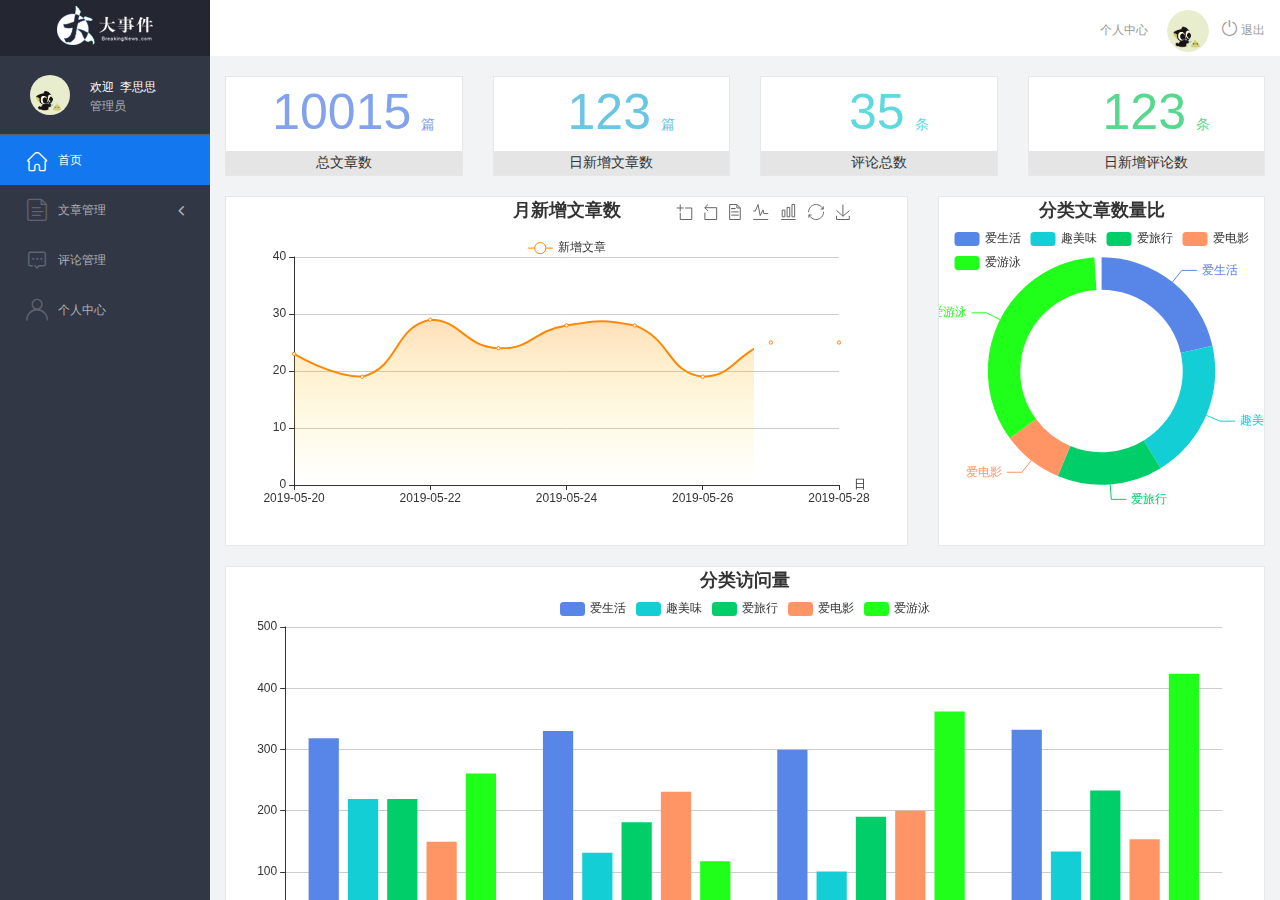
<file: admin/index.html>
<!DOCTYPE html>
<html lang="en">

<head>
    <meta charset="UTF-8" />
    <meta name="viewport" content="width=device-width, initial-scale=1.0" />
    <meta http-equiv="X-UA-Compatible" content="ie=edge" />
    <title>大事件-后台首页</title>
    <link rel="stylesheet" href="./libs/bootstrap/css/bootstrap.min.css" />
    <link rel="stylesheet" href="css/reset.css" />
    <link rel="stylesheet" href="css/iconfont.css" />
    <link rel="stylesheet" href="css/main.css" />
    <script src="./libs/jquery-1.12.4.min.js"></script>
    <!-- 导入bootstrap的js文件 -->
    <script src="./libs/bootstrap/js/bootstrap.min.js"></script>
</head>

<body>
    <div class="sider">
        <a href="#" class="logo"><img src="images/logo02.png" alt="logo" /></a>
        <div class="user_info">
            <img src="images/2.jpg" alt="person" />
            <span>欢迎&nbsp;&nbsp;李思思</span>
            <b>管理员</b>
        </div>
        <!-- 左侧导航栏 -->
        <div class="menu">
            <div class="level01 active">
                <a href="./main_count.html" target="main_frame"><i
                        class="iconfont icon-yidiandiantubiao04"></i><span>首页</span></a>
            </div>
            <!-- 未改变成功 -->
            <div class="level01">
                <a href="#"><i class="iconfont icon-icon-article"></i><span>文章管理</span><b
                        class="iconfont icon-arrowdownl"></b></a>
            </div>
            <ul class="level02">
                <li>
                    <a href="./article_list.html" target="main_frame"><i
                            class="iconfont icon-previewright"></i><span>文章列表</span></a>
                </li>
                <li>
                    <a href="./article_release.html" target="main_frame"><i
                            class="iconfont icon-previewright"></i><span>发表文章</span></a>
                </li>
                <li>
                    <a href="./article_category.html" target="main_frame"><i
                            class="iconfont icon-previewright"></i><span>文章类别管理</span></a>
                </li>
            </ul>

            <div class="level01">
                <a href="./comment_list.html" target="main_frame"><i
                        class="iconfont icon-comment"></i><span>评论管理</span></a>
            </div>
            <div class="level01" id="user">
                <a href="./user.html" target="main_frame"><i class="iconfont icon-user"></i><span>个人中心</span></a>
            </div>
        </div>
        <!-- 顶部栏 -->
        <div class="header_bar">
            <div class="user_center_link">
                <a href="./user.html" target="main_frame">个人中心</a>
                <img src="images/2.jpg" alt="person" />
                <a href="javascript:void(0)" class="logout"><i class="iconfont icon-tuichu"></i> 退出</a>
            </div>
        </div>
        <!-- 右侧主体内容 -->
        <div class="main" id="main_body">
            <iframe src="./main_count.html" frameborder="0" width='100%' height='100%' name="main_frame"></iframe>
        </div>
    </div>
    <!-- 引进user.js的地址封装文件 -->
    <script src='./libs/http.js'></script>
    <script>
        $(function () {
            // 逻辑思路
            // 1.进入个人的页面时要修改个人的昵称和图片
            // 2.发起ajax请求时，要出示Token令牌给服务器，才能请求数据
            // 3.设置一个请求头
            // 4.由于每个页面都要出示令牌。所以我们直接封装在jQuery的文件上
            $.ajax({
                type: "get",
                // 使用了地址封装函数
                url: window.url.user_info,
                // 设置请求头，由于token存在全局变量，所以不需要写
                // headers: {
                //     Authorization: window.localStorage.getItem('token')
                // },
                success: function (res) {
                    // console.log(res);
                    $('.user_info>img').attr('src', res.data.userPic)
                    $('.user_info>span').html(res.data.nickname)
                    $('.user_center_link>img').attr('src', res.data.userPic)

                }
            });
            // 点击退出时的思路
            // 1.退出时，删除令牌，防止外人利用地址栏的地址重新登录自己的后台网页
            // 2.返回登陆版面
            // 3.提示用户是否保存修改资料
            // 4.保存用户的修改，添加资料，并退出
            $('.logout').on('click', function () {
                window.localStorage.removeItem('token');
                window.location.href = './login.html'
            });

            // 左侧导航栏进行排他处理
            let $level01 = $('.level01')
            // debugger;
            $level01.on('click', function () {
                $(this).addClass('active').siblings('div').removeClass('active')
                // console.log($(this).index())
                if ($(this).index() === 1) {
                    // ul列表显示出来
                    $('.level02').toggle();
                    // 当点击this的时候触发第一个li中a的页面转载
                    $('.level02 li:first-child>a')[0].click();
                    // 点击箭头时，箭头会发生90度旋转,使用了.find()的JQuery语法
                    $(this).find('b').toggleClass('rotate0');
                }
            })
            // 列表中点击li的时候，字体的颜色发生变化，使用排他操作
            $('.level02 li').on('click', function () {
                $(this).addClass('active').siblings().removeClass('active')
            })
        });
    </script>
</body>

</html>
</file>
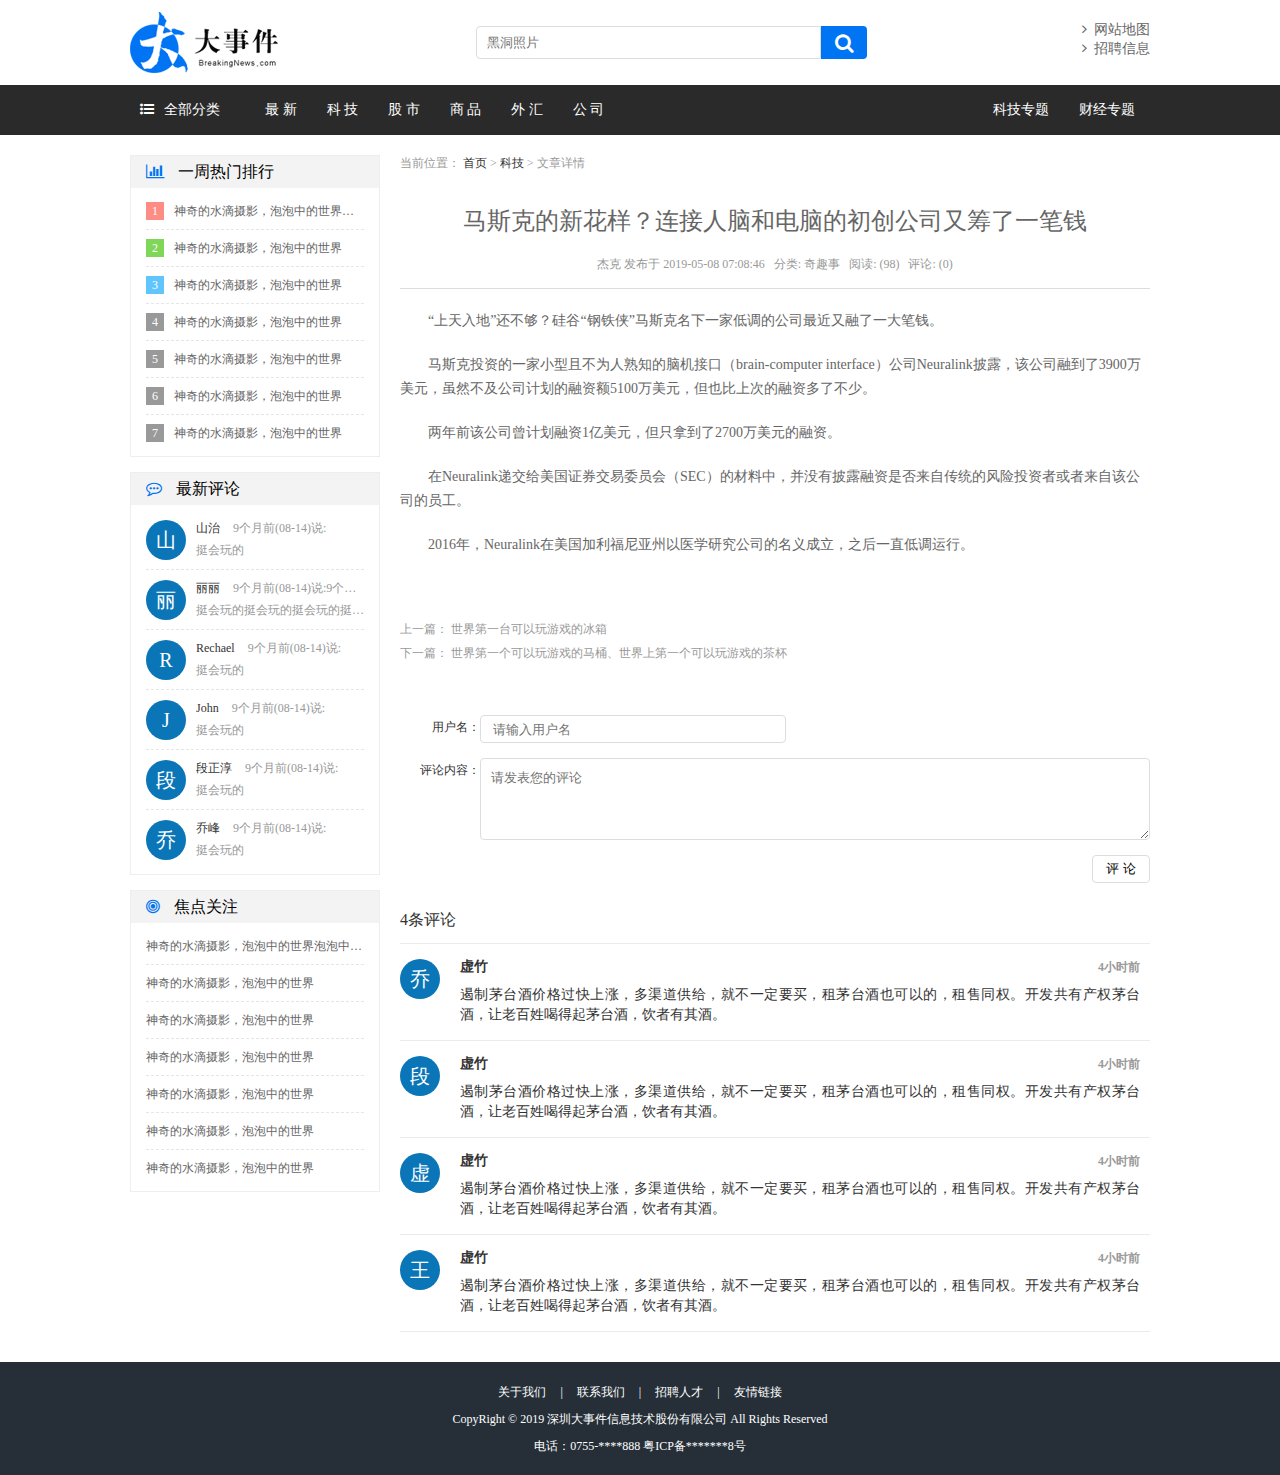
<file: article.html>
<!DOCTYPE html>
<html lang="en">

<head>
    <meta charset="UTF-8">
    <meta name="viewport" content="width=device-width, initial-scale=1.0">
    <meta http-equiv="X-UA-Compatible" content="ie=edge">
    <title>大事件-文章</title>
    <link rel="stylesheet" type="text/css" href="css/reset.css">
    <link rel="stylesheet" href="css/font-awesome.min.css">
    <link rel="stylesheet" type="text/css" href="css/main.css">
</head>

<body>
    <div class="header">
        <a href="#" class="logo fl"><img src="images/logo.png" alt="logo"></a>
        <div class="search_form fl">
            <input type="text" class="search_txt" placeholder="黑洞照片">
            <button class="search_btn"><i class="fa fa-search"></i></button>
        </div>
        <div class="link_info fr">
            <a href="#"><i class="fa fa-angle-right"></i>&nbsp;&nbsp;网站地图</a><br>
            <a href="#"><i class="fa fa-angle-right"></i>&nbsp;&nbsp;招聘信息</a>
        </div>
    </div>

    <div class="menu_con">
        <div class="menu">
            <div class="menu_collapse fl">
                <a href="javascript:;" class="level_one"><i class="fa fa-list-ul"></i>全部分类</a>
                <ul class="level_two">
                    <li class="up"></li>
                    <li><a href="#">最 新</a></li>
                    <li><a href="#">科 技</a></li>
                    <li><a href="#">股 市</a></li>
                    <li><a href="#">商 品</a></li>
                    <li><a href="#">外 汇</a></li>
                    <li><a href="#">公 司</a></li>
                </ul>
            </div>
            <ul class="left_menu fl">
                <li><a href="#">最 新</a></li>
                <li><a href="#">科 技</a></li>
                <li><a href="#">股 市</a></li>
                <li><a href="#">商 品</a></li>
                <li><a href="#">外 汇</a></li>
                <li><a href="#">公 司</a></li>
            </ul>
            <ul class="right_menu fr">
                <li><a href="#">科技专题</a></li>
                <li><a href="#">财经专题</a></li>
            </ul>
        </div>
    </div>

    <div class="main_con clearfix">
        <div class="left_con setfr">
            <div class="breadcrumb">
                当前位置： <a href="#">首页</a> &gt; <a href="#">科技</a> &gt; 文章详情
            </div>
            <h3 class="article_title">马斯克的新花样？连接人脑和电脑的初创公司又筹了一笔钱</h3>
            <div class="article_info">杰克 发布于 2019-05-08 07:08:46&nbsp;&nbsp;&nbsp;分类: 奇趣事&nbsp;&nbsp;&nbsp;阅读:
                (98)&nbsp;&nbsp;&nbsp;评论: (0)</div>
            <div class="article_con">

                <p>“上天入地”还不够？硅谷“钢铁侠”马斯克名下一家低调的公司最近又融了一大笔钱。</p>

                <p>马斯克投资的一家小型且不为人熟知的脑机接口（brain-computer
                    interface）公司Neuralink披露，该公司融到了3900万美元，虽然不及公司计划的融资额5100万美元，但也比上次的融资多了不少。</p>

                <p>两年前该公司曾计划融资1亿美元，但只拿到了2700万美元的融资。</p>

                <p>在Neuralink递交给美国证券交易委员会（SEC）的材料中，并没有披露融资是否来自传统的风险投资者或者来自该公司的员工。</p>

                <p>2016年，Neuralink在美国加利福尼亚州以医学研究公司的名义成立，之后一直低调运行。</p>

            </div>
            <div class="article_links">
                上一篇： <a href="#">世界第一台可以玩游戏的冰箱</a><br>
                下一篇： <a href="#">世界第一个可以玩游戏的马桶、世界上第一个可以玩游戏的茶杯</a>
            </div>

            <form action="" class="comment_form">
                <div class="form_group">
                    <label>用户名：</label>
                    <input type="text" placeholder="请输入用户名" class="comment_name">
                </div>
                <div class="form_group">
                    <label>评论内容：</label>
                    <textarea placeholder="请发表您的评论" class="comment_input"></textarea>
                </div>
                <div class="form_group">
                    <input type="submit" name="" value="评 论" class="comment_sub"></div>
            </form>

            <div class="comment_count">
                4条评论
            </div>

            <div class="comment_list_con">
                <div class="comment_detail_list">
                    <div class="person_pic fl">乔</div>
                    <div class="name_time fl"><b>虚竹</b><span>4小时前</span></div>
                    <div class="comment_text fl">
                        遏制茅台酒价格过快上涨，多渠道供给，就不一定要买，租茅台酒也可以的，租售同权。开发共有产权茅台酒，让老百姓喝得起茅台酒，饮者有其酒。
                    </div>
                </div>
                <div class="comment_detail_list">
                    <div class="person_pic fl">段</div>
                    <div class="name_time fl"><b>虚竹</b><span>4小时前</span></div>
                    <div class="comment_text fl">
                        遏制茅台酒价格过快上涨，多渠道供给，就不一定要买，租茅台酒也可以的，租售同权。开发共有产权茅台酒，让老百姓喝得起茅台酒，饮者有其酒。
                    </div>
                </div>
                <div class="comment_detail_list">
                    <div class="person_pic fl">虚</div>
                    <div class="name_time fl"><b>虚竹</b><span>4小时前</span></div>
                    <div class="comment_text fl">
                        遏制茅台酒价格过快上涨，多渠道供给，就不一定要买，租茅台酒也可以的，租售同权。开发共有产权茅台酒，让老百姓喝得起茅台酒，饮者有其酒。
                    </div>
                </div>
                <div class="comment_detail_list">
                    <div class="person_pic fl">王</div>
                    <div class="name_time fl"><b>虚竹</b><span>4小时前</span></div>
                    <div class="comment_text fl">
                        遏制茅台酒价格过快上涨，多渠道供给，就不一定要买，租茅台酒也可以的，租售同权。开发共有产权茅台酒，让老百姓喝得起茅台酒，饮者有其酒。
                    </div>
                </div>
            </div>
        </div>
        <div class="right_con setfl">
            <div class="common_wrap">
                <h3><i class="fa fa-bar-chart"></i> 一周热门排行</h3>
                <ul class="content_list">
                    <li><span class="first">1</span><a href="#">神奇的水滴摄影，泡泡中的世界泡泡中的世界</a></li>
                    <li><span class="second">2</span><a href="#">神奇的水滴摄影，泡泡中的世界</a></li>
                    <li><span class="third">3</span><a href="#">神奇的水滴摄影，泡泡中的世界</a></li>
                    <li><span>4</span><a href="#">神奇的水滴摄影，泡泡中的世界</a></li>
                    <li><span>5</span><a href="#">神奇的水滴摄影，泡泡中的世界</a></li>
                    <li><span>6</span><a href="#">神奇的水滴摄影，泡泡中的世界</a></li>
                    <li><span>7</span><a href="#">神奇的水滴摄影，泡泡中的世界</a></li>
                </ul>
            </div>
            <div class="common_wrap">
                <h3><i class="fa fa-commenting-o"></i> 最新评论</h3>
                <ul class="content_list comment_list">
                    <li>
                        <span>山</span>
                        <b><em>山治</em> 9个月前(08-14)说:</b>
                        <strong>挺会玩的</strong>
                    </li>
                    <li>
                        <span>丽</span>
                        <b><em>丽丽</em> 9个月前(08-14)说:9个月前(08-14)说:9个月前(08-14)说:</b>
                        <strong>挺会玩的挺会玩的挺会玩的挺会玩的</strong>
                    </li>
                    <li>
                        <span>R</span>
                        <b><em>Rechael</em> 9个月前(08-14)说:</b>
                        <strong>挺会玩的</strong>
                    </li>
                    <li>
                        <span>J</span>
                        <b><em>John</em> 9个月前(08-14)说:</b>
                        <strong>挺会玩的</strong>
                    </li>
                    <li>
                        <span>段</span>
                        <b><em>段正淳</em> 9个月前(08-14)说:</b>
                        <strong>挺会玩的</strong>
                    </li>
                    <li>
                        <span>乔</span>
                        <b><em>乔峰</em> 9个月前(08-14)说:</b>
                        <strong>挺会玩的</strong>
                    </li>
                </ul>
            </div>
            <div class="common_wrap">
                <h3><i class="fa fa-bullseye"></i> 焦点关注</h3>
                <ul class="content_list guanzhu_list">
                    <li><a href="#">神奇的水滴摄影，泡泡中的世界泡泡中的世界</a></li>
                    <li><a href="#">神奇的水滴摄影，泡泡中的世界</a></li>
                    <li><a href="#">神奇的水滴摄影，泡泡中的世界</a></li>
                    <li><a href="#">神奇的水滴摄影，泡泡中的世界</a></li>
                    <li><a href="#">神奇的水滴摄影，泡泡中的世界</a></li>
                    <li><a href="#">神奇的水滴摄影，泡泡中的世界</a></li>
                    <li><a href="#">神奇的水滴摄影，泡泡中的世界</a></li>
                </ul>
            </div>
        </div>
    </div>

    <div class="footer clearfix">
        <div class="foot_link">
            <a href="#">关于我们</a>
            <span>|</span>
            <a href="#">联系我们</a>
            <span>|</span>
            <a href="#">招聘人才</a>
            <span>|</span>
            <a href="#">友情链接</a>
        </div>
        <p>CopyRight © 2019 深圳大事件信息技术股份有限公司 All Rights Reserved</p>
        <p>电话：0755-****888 粤ICP备*******8号</p>
    </div>

    <!-- 引入模板引擎js文件 -->
    <script src="./js/template-web.js"></script>
    <script src="./js/jquery-1.12.4.min.js"></script>

</body>

</html>
</file>
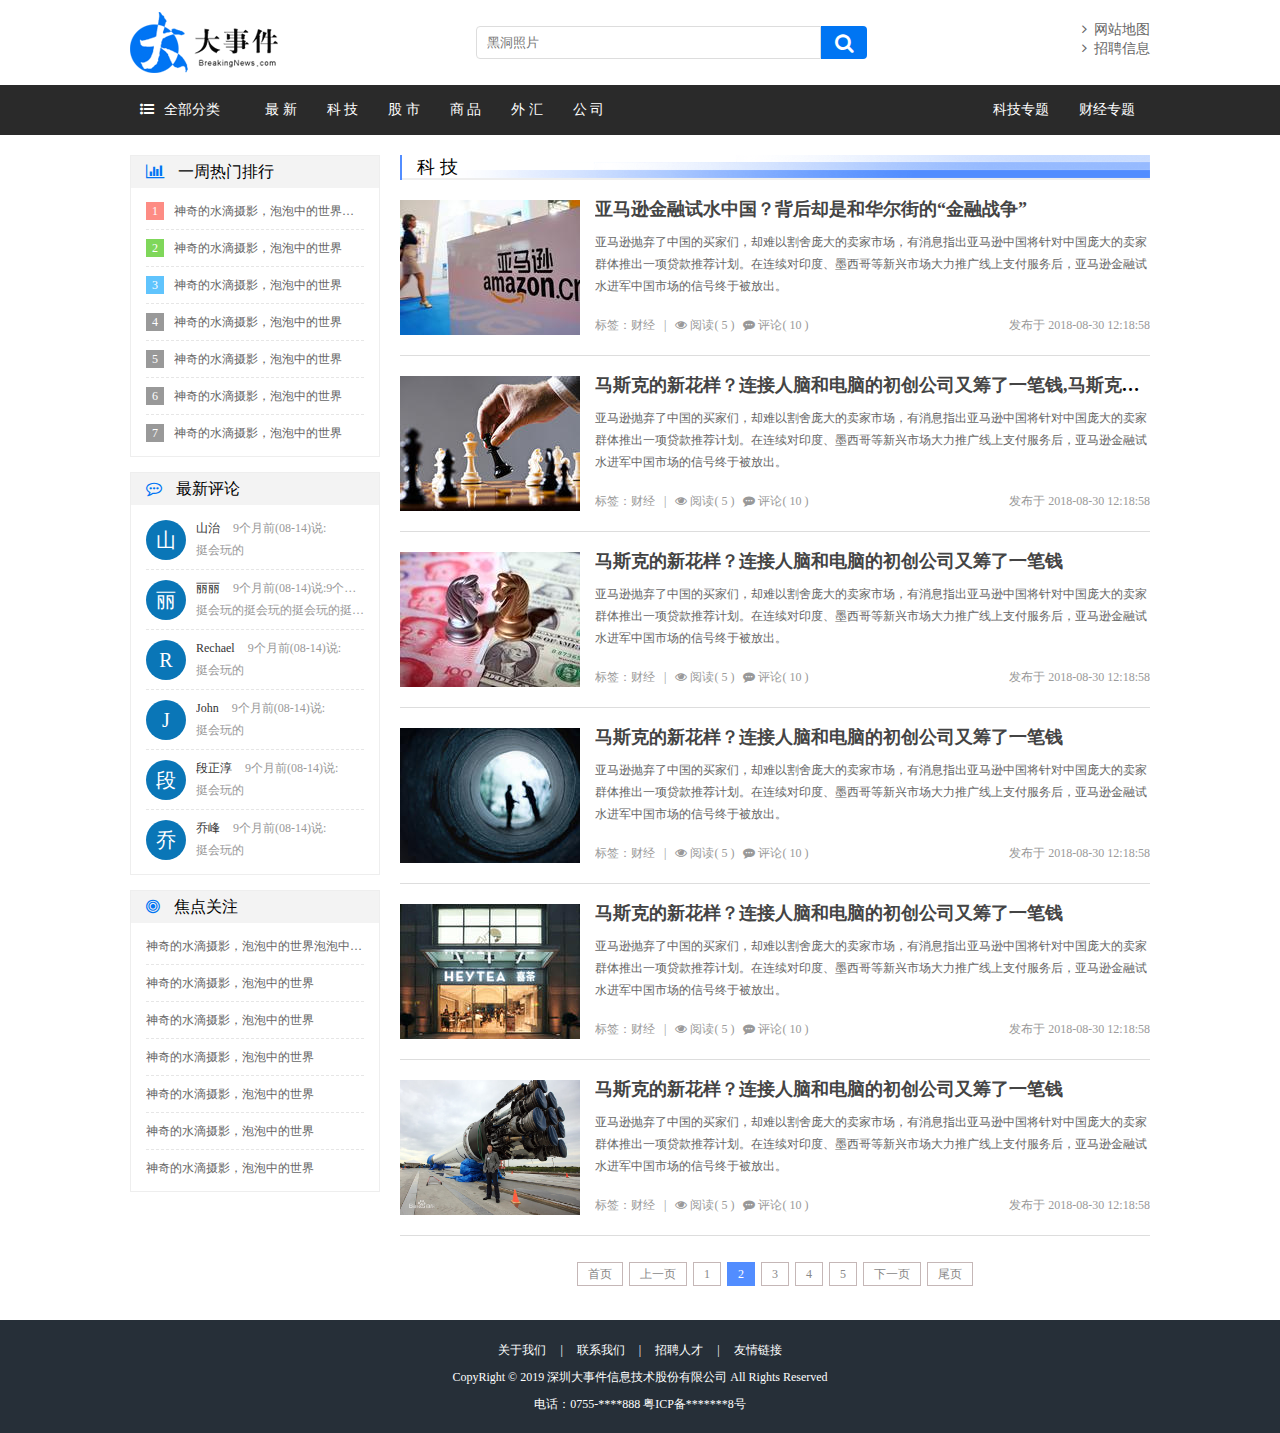
<file: list.html>
<!DOCTYPE html>
<html lang="en">

<head>
    <meta charset="UTF-8">
    <meta name="viewport" content="width=device-width, initial-scale=1.0">
    <meta http-equiv="X-UA-Compatible" content="ie=edge">
    <title>大事件-列表页</title>
    <link rel="stylesheet" type="text/css" href="css/reset.css">
    <link rel="stylesheet" href="css/font-awesome.min.css">
    <link rel="stylesheet" type="text/css" href="css/jquery.pagination.css">
    <link rel="stylesheet" type="text/css" href="css/main.css">
    <script type="text/javascript" src="js/jquery-1.12.4.min.js"></script>
    <script type="text/javascript" src="js/jquery.pagination.min.js"></script>
</head>

<body>
    <div class="header">
        <a href="#" class="logo fl"><img src="images/logo.png" alt="logo"></a>
        <div class="search_form fl">
            <input type="text" class="search_txt" placeholder="黑洞照片">
            <button class="search_btn"><i class="fa fa-search"></i></button>
        </div>
        <div class="link_info fr">
            <a href="#"><i class="fa fa-angle-right"></i>&nbsp;&nbsp;网站地图</a><br>
            <a href="#"><i class="fa fa-angle-right"></i>&nbsp;&nbsp;招聘信息</a>
        </div>
    </div>

    <div class="menu_con">
        <div class="menu">
            <div class="menu_collapse fl">
                <a href="javascript:;" class="level_one"><i class="fa fa-list-ul"></i>全部分类</a>
                <ul class="level_two">
                    <li class="up"></li>
                    <li><a href="#">最 新</a></li>
                    <li><a href="#">科 技</a></li>
                    <li><a href="#">股 市</a></li>
                    <li><a href="#">商 品</a></li>
                    <li><a href="#">外 汇</a></li>
                    <li><a href="#">公 司</a></li>
                </ul>
            </div>
            <ul class="left_menu fl">
                <li><a href="#">最 新</a></li>
                <li><a href="#">科 技</a></li>
                <li><a href="#">股 市</a></li>
                <li><a href="#">商 品</a></li>
                <li><a href="#">外 汇</a></li>
                <li><a href="#">公 司</a></li>
            </ul>
            <ul class="right_menu fr">
                <li><a href="#">科技专题</a></li>
                <li><a href="#">财经专题</a></li>
            </ul>
        </div>
    </div>

    <div class="main_con clearfix">
        <div class="left_con setfr">

            <div class="list_title">
                <h3>科 技</h3>
            </div>

            <div class="common_news_list">
                <a href="#" class="list_pic"><img src="images/pic09.jpg" alt=""></a>
                <h4><a href="#">亚马逊金融试水中国？背后却是和华尔街的“金融战争” </a></h4>
                <p>亚马逊抛弃了中国的买家们，却难以割舍庞大的卖家市场，有消息指出亚马逊中国将针对中国庞大的卖家群体推出一项贷款推荐计划。在连续对印度、墨西哥等新兴市场大力推广线上支付服务后，亚马逊金融试水进军中国市场的信号终于被放出。
                </p>
                <div class="new_info">
                    <span>标签：财经&nbsp;&nbsp;&nbsp;|&nbsp;&nbsp;&nbsp;<i class="fa fa-eye"></i>&nbsp;阅读( 5
                        )&nbsp;&nbsp;&nbsp;<i class="fa fa-commenting"></i>&nbsp;评论( 10 )</span>
                    <b>发布于 2018-08-30 12:18:58</b>
                </div>
            </div>

            <div class="common_news_list">
                <a href="#" class="list_pic"><img src="images/pic03.jpg" alt=""></a>
                <h4><a href="#">马斯克的新花样？连接人脑和电脑的初创公司又筹了一笔钱,马斯克的新花样？连接人脑和电脑的初创公司又筹了一笔钱</a></h4>
                <p>亚马逊抛弃了中国的买家们，却难以割舍庞大的卖家市场，有消息指出亚马逊中国将针对中国庞大的卖家群体推出一项贷款推荐计划。在连续对印度、墨西哥等新兴市场大力推广线上支付服务后，亚马逊金融试水进军中国市场的信号终于被放出。
                </p>
                <div class="new_info">
                    <span>标签：财经&nbsp;&nbsp;&nbsp;|&nbsp;&nbsp;&nbsp;<i class="fa fa-eye"></i>&nbsp;阅读( 5
                        )&nbsp;&nbsp;&nbsp;<i class="fa fa-commenting"></i>&nbsp;评论( 10 )</span>
                    <b>发布于 2018-08-30 12:18:58</b>
                </div>
            </div>

            <div class="common_news_list">
                <a href="#" class="list_pic"><img src="images/pic05.jpg" alt=""></a>
                <h4><a href="#">马斯克的新花样？连接人脑和电脑的初创公司又筹了一笔钱</a></h4>
                <p>亚马逊抛弃了中国的买家们，却难以割舍庞大的卖家市场，有消息指出亚马逊中国将针对中国庞大的卖家群体推出一项贷款推荐计划。在连续对印度、墨西哥等新兴市场大力推广线上支付服务后，亚马逊金融试水进军中国市场的信号终于被放出。
                </p>
                <div class="new_info">
                    <span>标签：财经&nbsp;&nbsp;&nbsp;|&nbsp;&nbsp;&nbsp;<i class="fa fa-eye"></i>&nbsp;阅读( 5
                        )&nbsp;&nbsp;&nbsp;<i class="fa fa-commenting"></i>&nbsp;评论( 10 )</span>
                    <b>发布于 2018-08-30 12:18:58</b>
                </div>
            </div>

            <div class="common_news_list">
                <a href="#" class="list_pic"><img src="images/pic07.jpg" alt=""></a>
                <h4><a href="#">马斯克的新花样？连接人脑和电脑的初创公司又筹了一笔钱</a></h4>
                <p>亚马逊抛弃了中国的买家们，却难以割舍庞大的卖家市场，有消息指出亚马逊中国将针对中国庞大的卖家群体推出一项贷款推荐计划。在连续对印度、墨西哥等新兴市场大力推广线上支付服务后，亚马逊金融试水进军中国市场的信号终于被放出。
                </p>
                <div class="new_info">
                    <span>标签：财经&nbsp;&nbsp;&nbsp;|&nbsp;&nbsp;&nbsp;<i class="fa fa-eye"></i>&nbsp;阅读( 5
                        )&nbsp;&nbsp;&nbsp;<i class="fa fa-commenting"></i>&nbsp;评论( 10 )</span>
                    <b>发布于 2018-08-30 12:18:58</b>
                </div>
            </div>

            <div class="common_news_list">
                <a href="#" class="list_pic"><img src="images/pic10.jpg" alt=""></a>
                <h4><a href="#">马斯克的新花样？连接人脑和电脑的初创公司又筹了一笔钱</a></h4>
                <p>亚马逊抛弃了中国的买家们，却难以割舍庞大的卖家市场，有消息指出亚马逊中国将针对中国庞大的卖家群体推出一项贷款推荐计划。在连续对印度、墨西哥等新兴市场大力推广线上支付服务后，亚马逊金融试水进军中国市场的信号终于被放出。
                </p>
                <div class="new_info">
                    <span>标签：财经&nbsp;&nbsp;&nbsp;|&nbsp;&nbsp;&nbsp;<i class="fa fa-eye"></i>&nbsp;阅读( 5
                        )&nbsp;&nbsp;&nbsp;<i class="fa fa-commenting"></i>&nbsp;评论( 10 )</span>
                    <b>发布于 2018-08-30 12:18:58</b>
                </div>
            </div>

            <div class="common_news_list">
                <a href="#" class="list_pic"><img src="images/pic04.jpg" alt=""></a>
                <h4><a href="#">马斯克的新花样？连接人脑和电脑的初创公司又筹了一笔钱</a></h4>
                <p>亚马逊抛弃了中国的买家们，却难以割舍庞大的卖家市场，有消息指出亚马逊中国将针对中国庞大的卖家群体推出一项贷款推荐计划。在连续对印度、墨西哥等新兴市场大力推广线上支付服务后，亚马逊金融试水进军中国市场的信号终于被放出。
                </p>
                <div class="new_info">
                    <span>标签：财经&nbsp;&nbsp;&nbsp;|&nbsp;&nbsp;&nbsp;<i class="fa fa-eye"></i>&nbsp;阅读( 5
                        )&nbsp;&nbsp;&nbsp;<i class="fa fa-commenting"></i>&nbsp;评论( 10 )</span>
                    <b>发布于 2018-08-30 12:18:58</b>
                </div>
            </div>

            <div id="pagination" class="page"></div>
            <script>
                $(function () {
                    $("#pagination").pagination({
                        currentPage: 2,
                        totalPage: 8,
                        callback: function (current) {
                            alert('ok!');
                        }
                    });
                });
            </script>

        </div>
        <div class="right_con setfl">
            <div class="common_wrap">
                <h3><i class="fa fa-bar-chart"></i> 一周热门排行</h3>
                <ul class="content_list">
                    <li><span class="first">1</span><a href="#">神奇的水滴摄影，泡泡中的世界泡泡中的世界</a></li>
                    <li><span class="second">2</span><a href="#">神奇的水滴摄影，泡泡中的世界</a></li>
                    <li><span class="third">3</span><a href="#">神奇的水滴摄影，泡泡中的世界</a></li>
                    <li><span>4</span><a href="#">神奇的水滴摄影，泡泡中的世界</a></li>
                    <li><span>5</span><a href="#">神奇的水滴摄影，泡泡中的世界</a></li>
                    <li><span>6</span><a href="#">神奇的水滴摄影，泡泡中的世界</a></li>
                    <li><span>7</span><a href="#">神奇的水滴摄影，泡泡中的世界</a></li>
                </ul>
            </div>
            <div class="common_wrap">
                <h3><i class="fa fa-commenting-o"></i> 最新评论</h3>
                <ul class="content_list comment_list">
                    <li>
                        <span>山</span>
                        <b><em>山治</em> 9个月前(08-14)说:</b>
                        <strong>挺会玩的</strong>
                    </li>
                    <li>
                        <span>丽</span>
                        <b><em>丽丽</em> 9个月前(08-14)说:9个月前(08-14)说:9个月前(08-14)说:</b>
                        <strong>挺会玩的挺会玩的挺会玩的挺会玩的</strong>
                    </li>
                    <li>
                        <span>R</span>
                        <b><em>Rechael</em> 9个月前(08-14)说:</b>
                        <strong>挺会玩的</strong>
                    </li>
                    <li>
                        <span>J</span>
                        <b><em>John</em> 9个月前(08-14)说:</b>
                        <strong>挺会玩的</strong>
                    </li>
                    <li>
                        <span>段</span>
                        <b><em>段正淳</em> 9个月前(08-14)说:</b>
                        <strong>挺会玩的</strong>
                    </li>
                    <li>
                        <span>乔</span>
                        <b><em>乔峰</em> 9个月前(08-14)说:</b>
                        <strong>挺会玩的</strong>
                    </li>
                </ul>
            </div>
            <div class="common_wrap">
                <h3><i class="fa fa-bullseye"></i> 焦点关注</h3>
                <ul class="content_list guanzhu_list">
                    <li><a href="#">神奇的水滴摄影，泡泡中的世界泡泡中的世界</a></li>
                    <li><a href="#">神奇的水滴摄影，泡泡中的世界</a></li>
                    <li><a href="#">神奇的水滴摄影，泡泡中的世界</a></li>
                    <li><a href="#">神奇的水滴摄影，泡泡中的世界</a></li>
                    <li><a href="#">神奇的水滴摄影，泡泡中的世界</a></li>
                    <li><a href="#">神奇的水滴摄影，泡泡中的世界</a></li>
                    <li><a href="#">神奇的水滴摄影，泡泡中的世界</a></li>
                </ul>
            </div>
        </div>
    </div>

    <div class="footer clearfix">
        <div class="foot_link">
            <a href="#">关于我们</a>
            <span>|</span>
            <a href="#">联系我们</a>
            <span>|</span>
            <a href="#">招聘人才</a>
            <span>|</span>
            <a href="#">友情链接</a>
        </div>
        <p>CopyRight © 2019 深圳大事件信息技术股份有限公司 All Rights Reserved</p>
        <p>电话：0755-****888 粤ICP备*******8号</p>
    </div>
    <!-- 导包template -->
    <script src="./js/template-web.js"></script>
</body>

</html>
</file>
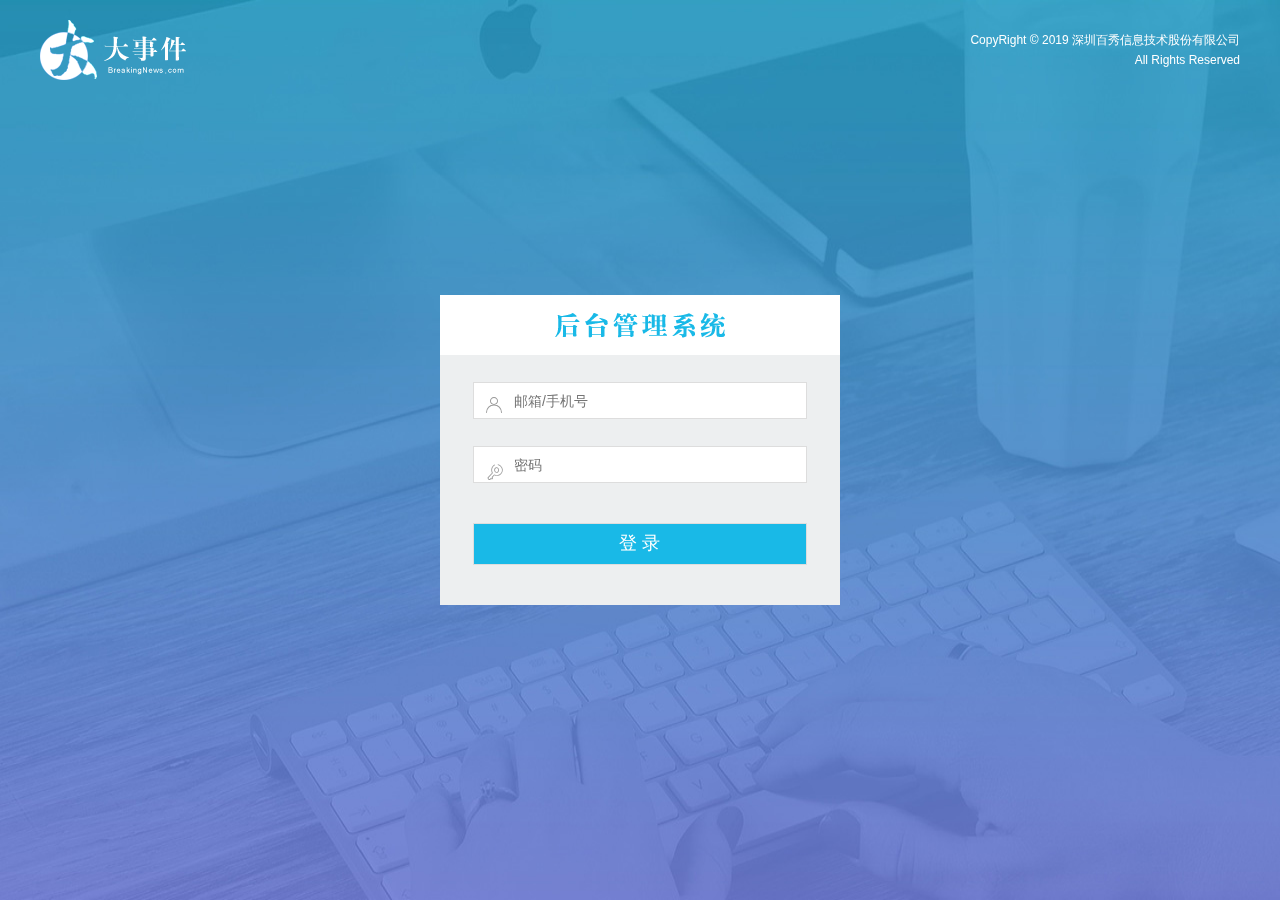
<file: admin/login.html>
<!DOCTYPE html>
<html lang="en">

<head>
  <meta charset="UTF-8" />
  <meta name="viewport" content="width=device-width, initial-scale=1.0" />
  <meta http-equiv="X-UA-Compatible" content="ie=edge" />
  <title>大事件-后台登录页</title>
  <link rel="stylesheet" type="text/css" href="css/reset.css" />
  <link rel="stylesheet" type="text/css" href="css/iconfont.css" />
  <link rel="stylesheet" type="text/css" href="css/main.css" />
  <!-- 引入bootstrap的css文件 -->
  <link rel="stylesheet" href="./libs/bootstrap/css/bootstrap.min.css" />
  <!-- 引入jq文件 -->
  <script src="./libs/jquery-1.12.4.min.js"></script>
  <!-- 引入bootstrap的js文件 -->
  <script src="./libs/bootstrap/js/bootstrap.min.js"></script>
</head>

<body>
  <div class="main_wrap">
    <div class="header">
      <a href="#" class="logo"><img src="images/logo.png" alt="" /></a>
      <div class="copyright">
        CopyRight © 2019 深圳百秀信息技术股份有限公司<br />All Rights Reserved
      </div>
    </div>

    <div class="login_form_con">
      <div class="login_title"></div>
      <form class="login_form">
        <i class="iconfont icon-user"></i>
        <i class="iconfont icon-key"></i>
        <input type="text" class="input_txt" placeholder="邮箱/手机号" />
        <input type="password" class="input_pass" placeholder="密码" />
        <input type="submit" class="input_sub" value="登 录" />
      </form>
    </div>
  </div>

  <!-- Modal -->
  <div class="modal fade" id="myModal" tabindex="-1" role="dialog" aria-labelledby="myModalLabel">
    <div class="modal-dialog" role="document">
      <div class="modal-content">
        <div class="modal-header">
          <button type="button" class="close" data-dismiss="modal" aria-label="Close">
            <span aria-hidden="true">&times;</span>
          </button>
          <h4 class="modal-title" id="myModalLabel">通知消息</h4>
        </div>
        <div class="modal-body">
          ...
        </div>
        <div class="modal-footer">
          <button type="button" class="btn btn-default" data-dismiss="modal">
            关闭
          </button>
        </div>
      </div>
    </div>
  </div>
  <!-- 引进地址js封装文件 -->
  <script src='./libs/http.js'></script>
  <script>
    // 创建一个入口函数
    $(function () {
      // 逻辑思路：
      // 1：添加点击事件
      // 2：填写用户信息
      // 3：非空判断
      // 4：发起Ajax请求
      // 点击事件
      $(".input_sub").on("click", function (e) {
        // 由于submit类型的按钮点击时自动跳转到其他页面，如果不跳转的，会刷新页面，这样导致正在进行的程序中断
        e.preventDefault();
        let userName = $(".input_txt")
          .val()
          .trim();
        let userPwd = $(".input_pass")
          .val()
          .trim();
        if (userName === "" || userPwd === "") {
          $(".modal-body").text("用户名称和密码不能为空");
          $("#myModal").modal();
          return;
        }
        // 经过判定后开始执行Ajax请求
        // debugger;
        $.ajax({
          type: "post",
          url: window.url.user_login,
          data: {
            username: userName,
            password: userPwd
          },
          success: function (res) {
            // 逻辑思路：！不管成功或失败，必须要弹出消息框
            // 当登陆成功后，执行下一步
            // 1.先弹出消息框
            // 2.本地保存Token(个人账号的令牌，没有令牌进不去自己的账号内容)
            // 3.跳转页面
            console.log(res);
            // 框里的内容被res.msg替换;
            $(".modal-body").text(res.msg);
            // 模态框被触发
            $("#myModal").modal();
            if (res.code == 200) {
              // 本地存储Token令牌;
              window.localStorage.setItem("token", res.token);
              // 模态框消失后触发的事件
              $("#myModal").on("hidden.bs.modal", function () {
                window.location.href = "./index.html";
              });
            }

            // 登陆成功后，转到index.html页面
            // window.location.href = "./index.html";
          }
        });
      });
    });
  </script>
</body>

</html>
</file>
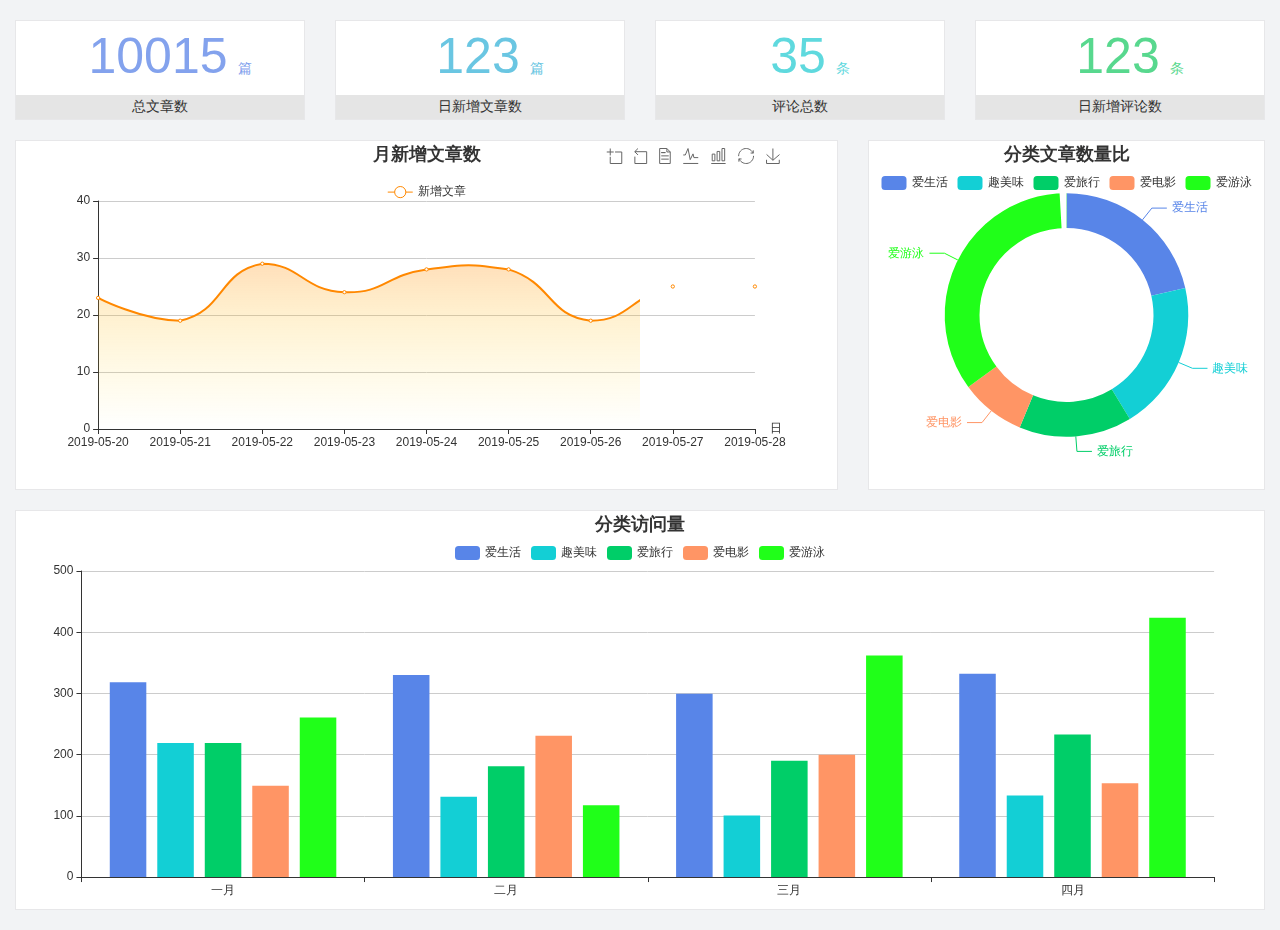
<file: admin/main_count.html>
<!DOCTYPE html>
<html lang="en">

<head>
    <meta charset="UTF-8">
    <meta name="viewport" content="width=device-width, initial-scale=1.0">
    <meta http-equiv="X-UA-Compatible" content="ie=edge">
    <title>图表统计</title>
    <link rel="stylesheet" href="./libs/bootstrap/css/bootstrap.min.css">
    <link rel="stylesheet" href="css/reset.css">
    <link rel="stylesheet" href="css/iconfont.css">
    <link rel="stylesheet" href="css/main.css">
    <script src="./libs/jquery-1.12.4.min.js"></script>
    <script type="text/javascript" src="./libs/echarts.js"></script>
</head>

<body>
    <div class="container-fluid">
        <div class="row spannel_list">
            <div class="col-sm-3 col-xs-6">
                <div class="spannel">
                    <em>10015</em><span>篇</span>
                    <b>总文章数</b>
                </div>
            </div>
            <div class="col-sm-3 col-xs-6">
                <div class="spannel scolor01">
                    <em>123</em><span>篇</span>
                    <b>日新增文章数</b>
                </div>
            </div>
            <div class="col-sm-3 col-xs-6">
                <div class="spannel scolor02">
                    <em>35</em><span>条</span>
                    <b>评论总数</b>
                </div>
            </div>
            <div class="col-sm-3 col-xs-6">
                <div class="spannel scolor03">
                    <em>123</em><span>条</span>
                    <b>日新增评论数</b>
                </div>
            </div>
        </div>
    </div>

    <div class="container-fluid">
        <div class="row curve-pie">
            <div class="col-lg-8 col-md-8">
                <div class="gragh_pannel" id="curve_show"></div>
            </div>
            <div class="col-lg-4 col-md-4">
                <div class="gragh_pannel" id="pie_show"></div>
            </div>
        </div>
    </div>

    <div class="container-fluid">
        <div class="column_pannel" id="column_show"></div>
    </div>


    <!-- 折线图 -->
    <script>
        var json = '{"code":200,"msg":"获取成功","date":[{"date":"2019-05-20","count":23},{"date":"2019-05-21","count":19},{"date":"2019-05-22","count":29},{"date":"2019-05-23","count":24},{"date":"2019-05-24","count":28},{"date":"2019-05-25","count":28},{"date":"2019-05-26","count":19},{"date":"2019-05-27","count":25},{"date":"2019-05-28","count":25}]}';
        var obj = JSON.parse(json);
        loadEchars(obj);

        function loadEchars(obj) {
            // 基于准备好的dom，初始化echarts实例
            var myChart = echarts.init(document.getElementById('curve_show'));

            var data = [];
            var date = [];
            for (var i = 0; i < obj.date.length; i++) {
                data.push(obj.date[i].count);
                date.push(obj.date[i].date);
            }

            option = {
                tooltip: {
                    trigger: 'axis',
                    position: function (pt) {
                        return [pt[0], '10%'];
                    }
                },
                title: {
                    left: 'center',
                    text: '月新增文章数',
                },

                xAxis: {
                    name: '日',
                    type: 'category',
                    boundaryGap: false,
                    data: date
                },
                legend: {
                    data: ['新增文章'],
                    top: '40'
                },
                toolbox: {
                    show: true,
                    feature: {
                        dataZoom: {
                            yAxisIndex: 'none'
                        },
                        dataView: { readOnly: false },
                        magicType: { type: ['line', 'bar'] },
                        restore: {},
                        saveAsImage: {}
                    },
                    right: 50
                },
                yAxis: {
                    type: 'value',
                    boundaryGap: [0, '100%']
                },
                series: [
                    {
                        name: '新增文章',
                        type: 'line',
                        smooth: true,
                        // symbol: 'none',
                        sampling: 'average',
                        itemStyle: {
                            color: '#f80'
                        },
                        areaStyle: {
                            color: new echarts.graphic.LinearGradient(0, 0, 0, 1, [{
                                offset: 0,
                                color: 'rgba(255,136,0,0.39)'
                            }, {
                                offset: .34,
                                color: 'rgba(255,180,0,0.25)'
                            },
                            {
                                offset: 1,
                                color: 'rgba(255,222,0,0.00)'
                            }])
                        },
                        data: data
                    }
                ],
            }
            // 使用刚指定的配置项和数据显示图表。
            myChart.setOption(option);
        }
    </script>

    <!-- 环形图 -->
    <script>
        // 基于准备好的dom，初始化echarts实例
        var myChart1 = echarts.init(document.getElementById('pie_show'));

        option1 = {
            title: {
                left: 'center',
                text: '分类文章数量比',
            },
            tooltip: {
                trigger: 'item',
                formatter: "{a} <br/>{b}: {c} ({d}%)"
            },
            legend: {
                orient: 'horizontal',
                x: 'center',
                data: ['爱生活', '趣美味', '爱旅行', '爱电影', '爱游泳'],
                top: 30
            },
            color: ['#5885e8', '#13cfd5', '#00ce68', '#ff9565', '#20ff19'],
            series: [
                {
                    name: '分类名称',
                    type: 'pie',
                    radius: ['50%', '70%'],
                    avoidLabelOverlap: false,
                    label: {
                        emphasis: {
                            show: true,
                            textStyle: {
                                fontSize: '30',
                                fontWeight: 'bold'
                            }
                        }
                    },
                    data: [
                        { value: 335, name: '爱生活' },
                        { value: 310, name: '趣美味' },
                        { value: 234, name: '爱旅行' },
                        { value: 135, name: '爱电影' },
                        { value: 548, name: '爱游泳' }
                    ]
                }
            ]
        };
        // 使用刚指定的配置项和数据显示图表。
        myChart1.setOption(option1);
    </script>
    <!-- 柱状图 -->
    <script>
        // 基于准备好的dom，初始化echarts实例
        var myChart2 = echarts.init(document.getElementById('column_show'));

        option2 = {
            title: {
                left: 'center',
                text: '分类访问量',
            },
            tooltip: {
                trigger: 'axis',
                axisPointer: {            // 坐标轴指示器，坐标轴触发有效
                    type: 'line'        // 默认为直线，可选为：'line' | 'shadow'
                },
                
            },
            legend: {
                data: ['爱生活', '趣美味', '爱旅行', '爱电影', '爱游泳'],
                top:30
            },
            grid: {
                left: '3%',
                right: '4%',
                bottom: '3%',
                containLabel: true
            },
            xAxis: [
                {
                    type: 'category',
                    data: ['一月', '二月', '三月', '四月']
                }
            ],
            yAxis: [
                {
                    type: 'value'
                }
            ],
            color: ['#5885e8', '#13cfd5', '#00ce68', '#ff9565', '#20ff19'],
            series: [
                {
                    name: '爱生活',
                    type: 'bar',
                    data: [320, 332, 301, 334]
                },
                {
                    name: '趣美味',
                    type: 'bar',
                    data: [220, 132, 101, 134]
                },
                {
                    name: '爱旅行',
                    type: 'bar',
                    data: [220, 182, 191, 234]
                },
                {
                    name: '爱电影',
                    type: 'bar',
                    data: [150, 232, 201, 154]
                },
                {
                    name: '爱游泳',
                    type: 'bar',
                    data: [262, 118, 364, 426],
                },

            ]
        };


        // 使用刚指定的配置项和数据显示图表。
        myChart2.setOption(option2);
    </script>
</body>

</html>
</file>
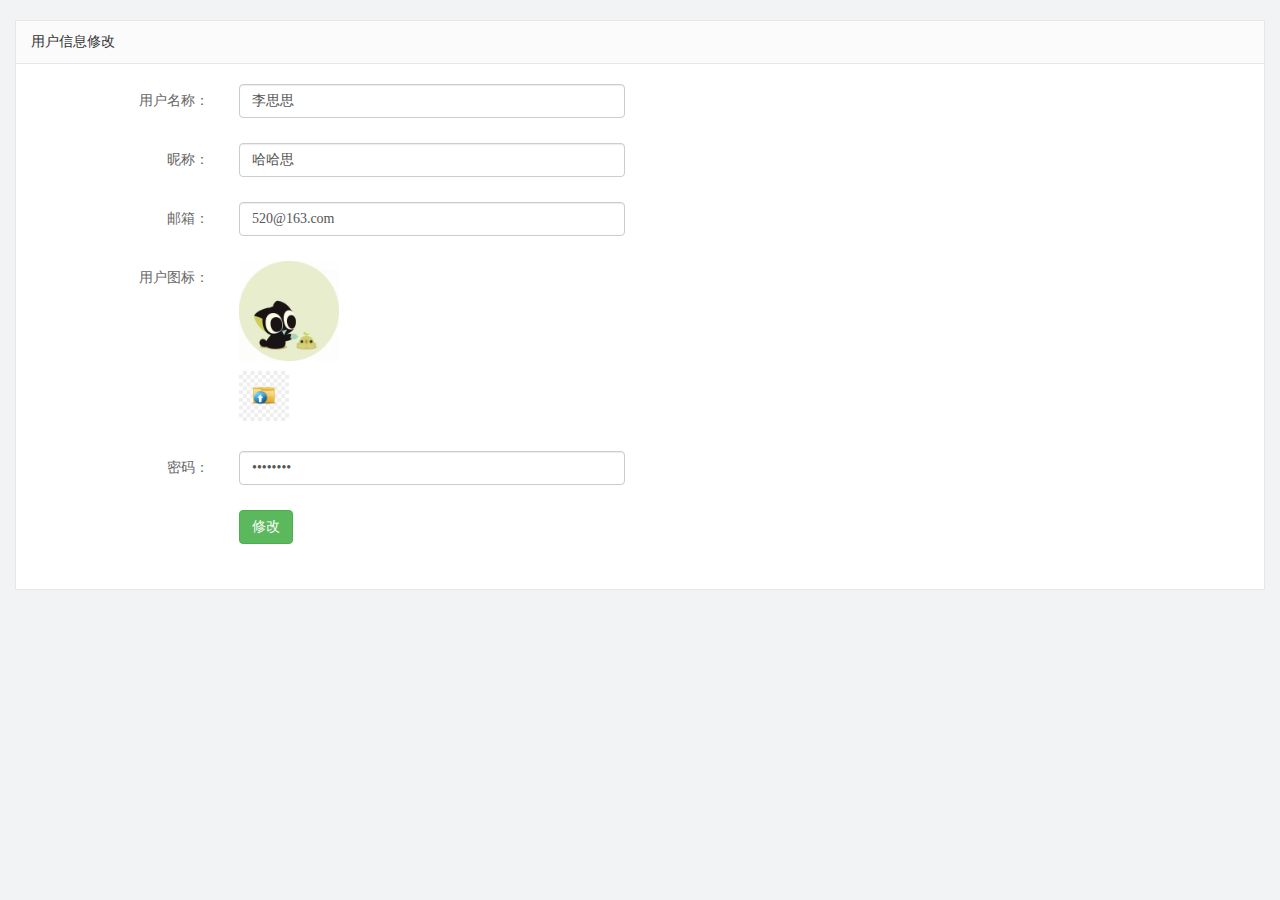
<file: admin/user.html>
<!DOCTYPE html>
<html lang="en">

<head>
    <meta charset="UTF-8">
    <meta name="viewport" content="width=device-width, initial-scale=1.0">
    <meta http-equiv="X-UA-Compatible" content="ie=edge">
    <title>文章列表</title>
    <link rel="stylesheet" href="./libs/bootstrap/css/bootstrap.min.css">
    <link rel="stylesheet" href="css/reset.css">
    <link rel="stylesheet" href="css/iconfont.css">
    <link rel="stylesheet" href="css/main.css">
    <script src="./libs/jquery-1.12.4.min.js"></script>

</head>

<body>
    <div class="container-fluid">
        <div class="common_title">
            用户信息修改
        </div>
        <div class="container-fluid common_con">
            <form class="form-horizontal article_form" id="form">
                <div class="form-group">
                    <label for="inputEmail1" class="col-sm-2 control-label">用户名称：</label>
                    <div class="col-sm-4">
                        <input type="text" name="username" class="form-control username" id="inputEmail1" value="李思思">
                    </div>
                </div>
                <div class="form-group">
                    <label for="inputEmail2" class="col-sm-2 control-label">昵称：</label>
                    <div class="col-sm-4">
                        <input type="text" name="nickname" class="form-control nickname" id="inputEmail2" value="哈哈思">
                    </div>
                </div>
                <div class="form-group">
                    <label for="inputEmail3" class="col-sm-2 control-label">邮箱：</label>
                    <div class="col-sm-4">
                        <input type="text" name="email" class="form-control email" id="inputEmail3" value="520@163.com">
                    </div>
                </div>

                <div class="form-group">
                    <label for="inputPassword3" class="col-sm-2 control-label">用户图标：</label>
                    <div class="col-sm-10">
                        <img src="images/2.jpg" alt="" class="user_pic">
                        <input style="display: none" name="userPic" type="file" id="exampleInputFile">
                        <!-- 给label标签的for属性赋值,值是input标签的id,那这样的话点击label就相当于点击了input -->
                        <br>
                        <label for="exampleInputFile">
                            <img src="./images/uploads_icon.jpg" style="height: 50px;" alt="">
                        </label>
                    </div>
                </div>

                <div class="form-group">
                    <label for="inputEmail4" class="col-sm-2 control-label">密码：</label>
                    <div class="col-sm-4">
                        <input type="password" name="password" class="form-control password" id="inputEmail4"
                            value="12345678">
                    </div>
                </div>
                <div class="form-group">
                    <div class="col-sm-offset-2 col-sm-10">
                        <button type="submit" class="btn btn-success btn-edit">修改</button>
                    </div>
                </div>
            </form>
        </div>
    </div>
    <!-- 插入地址的js文件 -->
    <script src='./libs/jquery-1.12.4.min.js'></script>
    <script src='./libs/http.js'></script>

    <script>

        // 逻辑思路
        // 1.当进入该页面的时候信息更新到用户信息
        // 2.对图片进行的本地预览
        $(function () {
            $.get({
                url: window.url.user_detail,
                success: function (res) {
                    // console.log(res);
                    if (res.code === 200) {
                        let userdata = res.data;
                        for (let key in userdata) {
                            $('input.' + key).val(userdata[key])
                        }
                        $('.user_pic').attr('src', userdata.userPic)
                    }
                }
            })
            // 进行图片的本地预览处理
            $('#exampleInputFile').on('change', function () {
                let img = this.files[0];
                let url = URL.createObjectURL(img)
                // 本地预览图片
                $('.user_pic').attr('src', url)
            })

            // 编辑用户数据
            // 思路：1.编辑表单信息，
            // 2.把表单信息进行二进制转变
            // 3.点击修改按钮，进行Ajax请求



            $('.btn-edit').on('click', function (e) {
                let form = $('#form')[0]
                let data = new FormData(form)
                // 取消submit的默认行为
                e.preventDefault();
                // 发起Ajax请求
                // debugger;
                $.post({
                    url: window.url.user_edit,
                    data: data,
                    contentType: false,
                    processData: false,
                    success: function (res) {
                        // console.log(res)
                        if (res.code === 200) {
                            // 修改成功之后
                            // 1.本地页面进行刷新
                            // 2.index页面进行Ajax请求，进行数据更新
                            $.get({
                                url: window.url.user_info,
                                success: function (res) {
                                    // console.log(res)
                                    // 子页引进父页的数据时，添加parent在前头
                                    parent.$('.user_info>img').attr('src', res.data.userPic)
                                    parent.$('.user_info>span').html(res.data.nickname)
                                    parent.$('.user_center_link>img').attr('src', res.data.userPic);
                                    // 子页刷新一下
                                    window.location.reload()
                                }
                            })
                            // 用户跟密码更新完毕后退出重登
                            // window.location.href = './login.html';
                            // localStorage.removeItem('token')
                        }

                    }
                })
            })
        })
    </script>
</body>

</html>
</file>
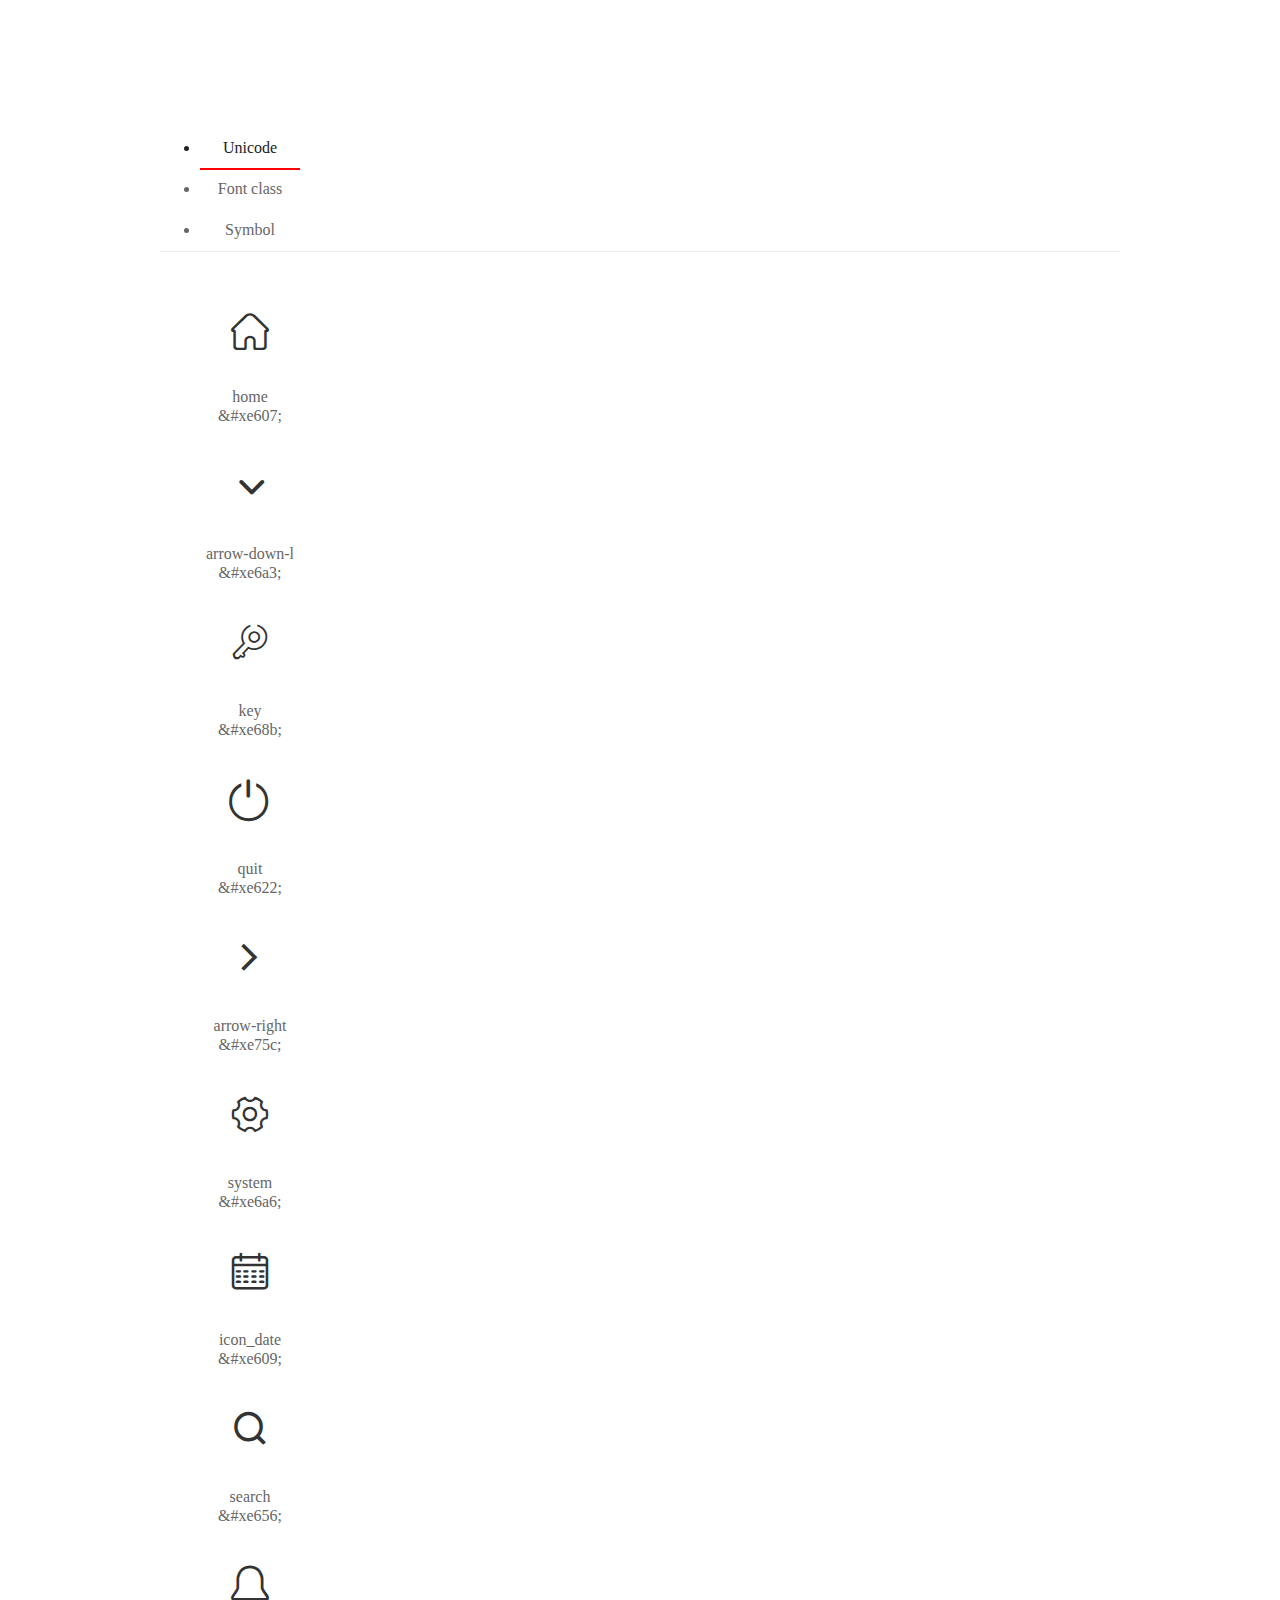
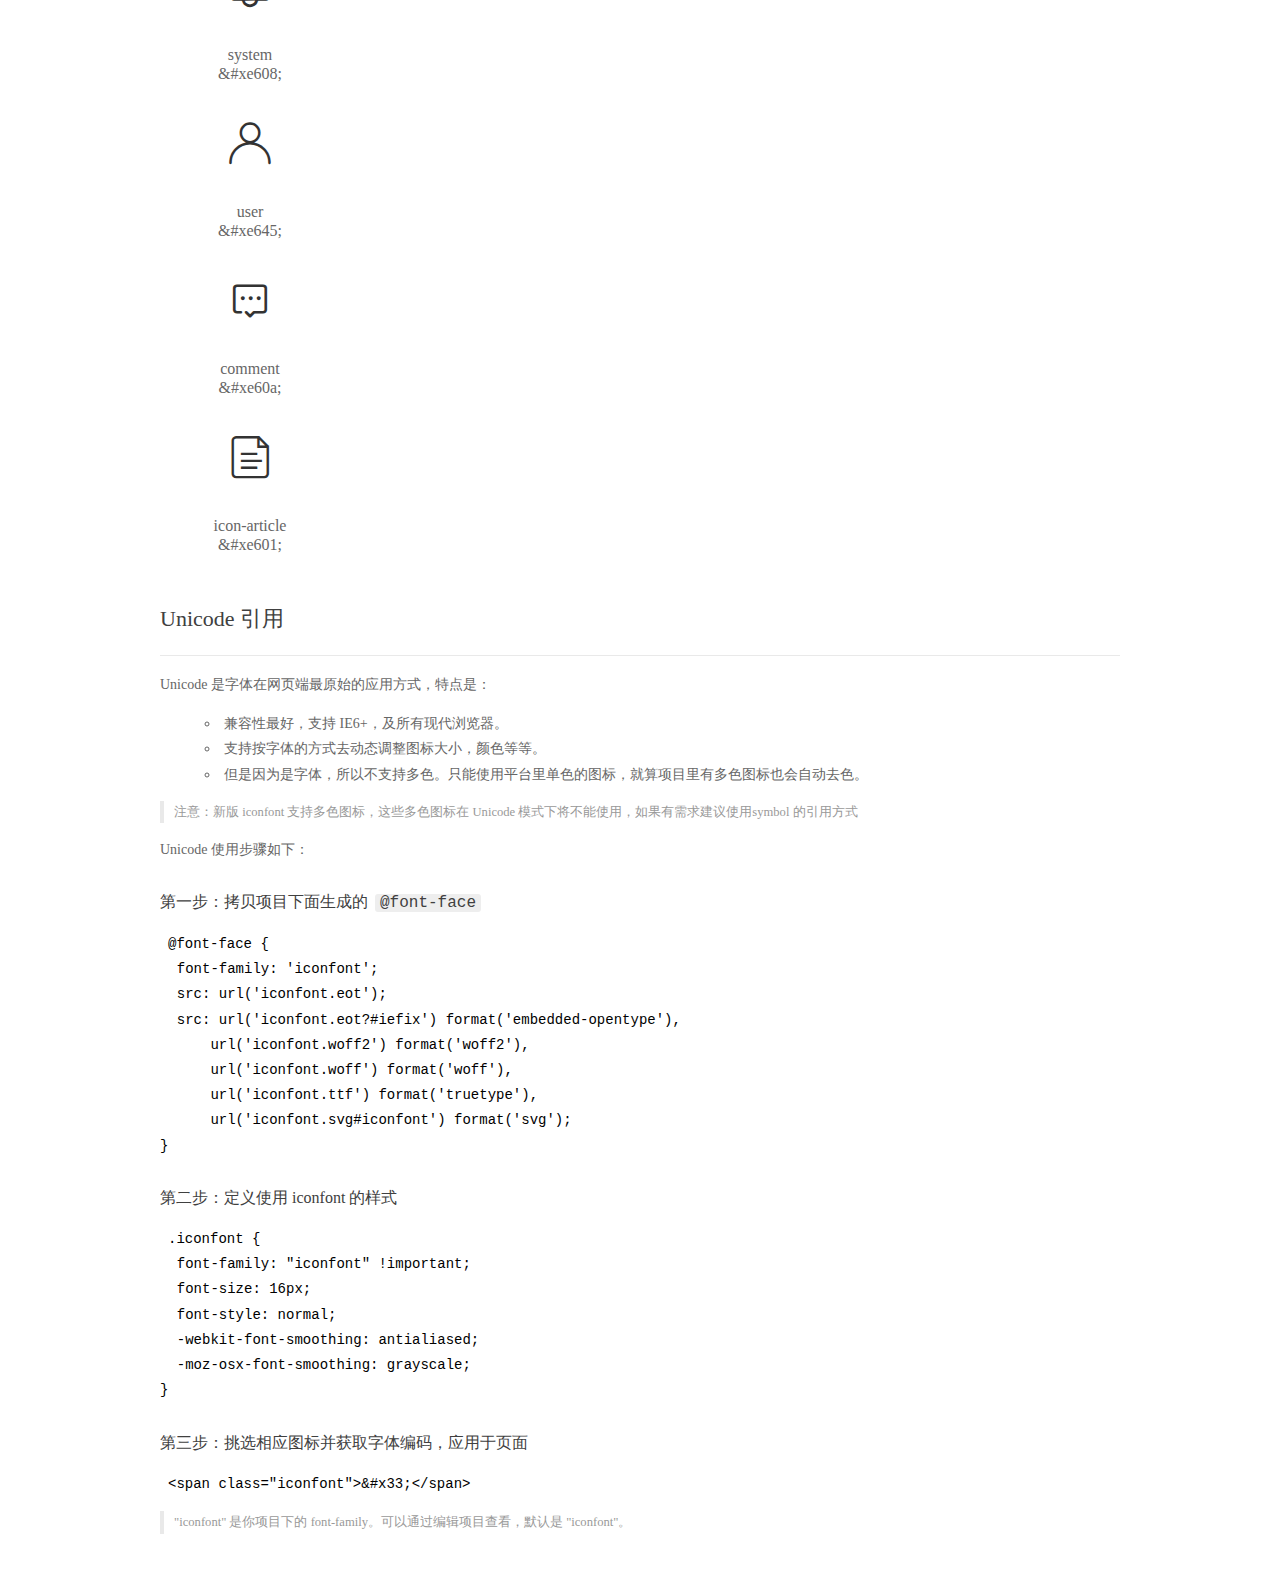
<file: admin/fonts/demo_index.html>
<!DOCTYPE html>
<html>
<head>
  <meta charset="utf-8"/>
  <title>IconFont Demo</title>
  <link rel="shortcut icon" href="https://gtms04.alicdn.com/tps/i4/TB1_oz6GVXXXXaFXpXXJDFnIXXX-64-64.ico" type="image/x-icon"/>
  <link rel="stylesheet" href="https://g.alicdn.com/thx/cube/1.3.2/cube.min.css">
  <link rel="stylesheet" href="demo.css">
  <link rel="stylesheet" href="iconfont.css">
  <script src="iconfont.js"></script>
  <!-- jQuery -->
  <script src="https://a1.alicdn.com/oss/uploads/2018/12/26/7bfddb60-08e8-11e9-9b04-53e73bb6408b.js"></script>
  <!-- 代码高亮 -->
  <script src="https://a1.alicdn.com/oss/uploads/2018/12/26/a3f714d0-08e6-11e9-8a15-ebf944d7534c.js"></script>
</head>
<body>
  <div class="main">
    <h1 class="logo"><a href="https://www.iconfont.cn/" title="iconfont 首页" target="_blank">&#xe86b;</a></h1>
    <div class="nav-tabs">
      <ul id="tabs" class="dib-box">
        <li class="dib active"><span>Unicode</span></li>
        <li class="dib"><span>Font class</span></li>
        <li class="dib"><span>Symbol</span></li>
      </ul>
      
    </div>
    <div class="tab-container">
      <div class="content unicode" style="display: block;">
          <ul class="icon_lists dib-box">
          
            <li class="dib">
              <span class="icon iconfont">&#xe607;</span>
                <div class="name">home</div>
                <div class="code-name">&amp;#xe607;</div>
              </li>
          
            <li class="dib">
              <span class="icon iconfont">&#xe6a3;</span>
                <div class="name">arrow-down-l</div>
                <div class="code-name">&amp;#xe6a3;</div>
              </li>
          
            <li class="dib">
              <span class="icon iconfont">&#xe68b;</span>
                <div class="name">key</div>
                <div class="code-name">&amp;#xe68b;</div>
              </li>
          
            <li class="dib">
              <span class="icon iconfont">&#xe622;</span>
                <div class="name">quit</div>
                <div class="code-name">&amp;#xe622;</div>
              </li>
          
            <li class="dib">
              <span class="icon iconfont">&#xe75c;</span>
                <div class="name">arrow-right</div>
                <div class="code-name">&amp;#xe75c;</div>
              </li>
          
            <li class="dib">
              <span class="icon iconfont">&#xe6a6;</span>
                <div class="name">system</div>
                <div class="code-name">&amp;#xe6a6;</div>
              </li>
          
            <li class="dib">
              <span class="icon iconfont">&#xe609;</span>
                <div class="name">icon_date</div>
                <div class="code-name">&amp;#xe609;</div>
              </li>
          
            <li class="dib">
              <span class="icon iconfont">&#xe656;</span>
                <div class="name">search</div>
                <div class="code-name">&amp;#xe656;</div>
              </li>
          
            <li class="dib">
              <span class="icon iconfont">&#xe608;</span>
                <div class="name">system</div>
                <div class="code-name">&amp;#xe608;</div>
              </li>
          
            <li class="dib">
              <span class="icon iconfont">&#xe645;</span>
                <div class="name">user</div>
                <div class="code-name">&amp;#xe645;</div>
              </li>
          
            <li class="dib">
              <span class="icon iconfont">&#xe60a;</span>
                <div class="name">comment</div>
                <div class="code-name">&amp;#xe60a;</div>
              </li>
          
            <li class="dib">
              <span class="icon iconfont">&#xe601;</span>
                <div class="name">icon-article</div>
                <div class="code-name">&amp;#xe601;</div>
              </li>
          
          </ul>
          <div class="article markdown">
          <h2 id="unicode-">Unicode 引用</h2>
          <hr>

          <p>Unicode 是字体在网页端最原始的应用方式，特点是：</p>
          <ul>
            <li>兼容性最好，支持 IE6+，及所有现代浏览器。</li>
            <li>支持按字体的方式去动态调整图标大小，颜色等等。</li>
            <li>但是因为是字体，所以不支持多色。只能使用平台里单色的图标，就算项目里有多色图标也会自动去色。</li>
          </ul>
          <blockquote>
            <p>注意：新版 iconfont 支持多色图标，这些多色图标在 Unicode 模式下将不能使用，如果有需求建议使用symbol 的引用方式</p>
          </blockquote>
          <p>Unicode 使用步骤如下：</p>
          <h3 id="-font-face">第一步：拷贝项目下面生成的 <code>@font-face</code></h3>
<pre><code class="language-css"
>@font-face {
  font-family: 'iconfont';
  src: url('iconfont.eot');
  src: url('iconfont.eot?#iefix') format('embedded-opentype'),
      url('iconfont.woff2') format('woff2'),
      url('iconfont.woff') format('woff'),
      url('iconfont.ttf') format('truetype'),
      url('iconfont.svg#iconfont') format('svg');
}
</code></pre>
          <h3 id="-iconfont-">第二步：定义使用 iconfont 的样式</h3>
<pre><code class="language-css"
>.iconfont {
  font-family: "iconfont" !important;
  font-size: 16px;
  font-style: normal;
  -webkit-font-smoothing: antialiased;
  -moz-osx-font-smoothing: grayscale;
}
</code></pre>
          <h3 id="-">第三步：挑选相应图标并获取字体编码，应用于页面</h3>
<pre>
<code class="language-html"
>&lt;span class="iconfont"&gt;&amp;#x33;&lt;/span&gt;
</code></pre>
          <blockquote>
            <p>"iconfont" 是你项目下的 font-family。可以通过编辑项目查看，默认是 "iconfont"。</p>
          </blockquote>
          </div>
      </div>
      <div class="content font-class">
        <ul class="icon_lists dib-box">
          
          <li class="dib">
            <span class="icon iconfont icon-yidiandiantubiao04"></span>
            <div class="name">
              home
            </div>
            <div class="code-name">.icon-yidiandiantubiao04
            </div>
          </li>
          
          <li class="dib">
            <span class="icon iconfont icon-arrowdownl"></span>
            <div class="name">
              arrow-down-l
            </div>
            <div class="code-name">.icon-arrowdownl
            </div>
          </li>
          
          <li class="dib">
            <span class="icon iconfont icon-key"></span>
            <div class="name">
              key
            </div>
            <div class="code-name">.icon-key
            </div>
          </li>
          
          <li class="dib">
            <span class="icon iconfont icon-tuichu"></span>
            <div class="name">
              quit
            </div>
            <div class="code-name">.icon-tuichu
            </div>
          </li>
          
          <li class="dib">
            <span class="icon iconfont icon-previewright"></span>
            <div class="name">
              arrow-right
            </div>
            <div class="code-name">.icon-previewright
            </div>
          </li>
          
          <li class="dib">
            <span class="icon iconfont icon-system"></span>
            <div class="name">
              system
            </div>
            <div class="code-name">.icon-system
            </div>
          </li>
          
          <li class="dib">
            <span class="icon iconfont icon-icondate"></span>
            <div class="name">
              icon_date
            </div>
            <div class="code-name">.icon-icondate
            </div>
          </li>
          
          <li class="dib">
            <span class="icon iconfont icon-search"></span>
            <div class="name">
              search
            </div>
            <div class="code-name">.icon-search
            </div>
          </li>
          
          <li class="dib">
            <span class="icon iconfont icon-system1"></span>
            <div class="name">
              system
            </div>
            <div class="code-name">.icon-system1
            </div>
          </li>
          
          <li class="dib">
            <span class="icon iconfont icon-user"></span>
            <div class="name">
              user
            </div>
            <div class="code-name">.icon-user
            </div>
          </li>
          
          <li class="dib">
            <span class="icon iconfont icon-comment"></span>
            <div class="name">
              comment
            </div>
            <div class="code-name">.icon-comment
            </div>
          </li>
          
          <li class="dib">
            <span class="icon iconfont icon-icon-article"></span>
            <div class="name">
              icon-article
            </div>
            <div class="code-name">.icon-icon-article
            </div>
          </li>
          
        </ul>
        <div class="article markdown">
        <h2 id="font-class-">font-class 引用</h2>
        <hr>

        <p>font-class 是 Unicode 使用方式的一种变种，主要是解决 Unicode 书写不直观，语意不明确的问题。</p>
        <p>与 Unicode 使用方式相比，具有如下特点：</p>
        <ul>
          <li>兼容性良好，支持 IE8+，及所有现代浏览器。</li>
          <li>相比于 Unicode 语意明确，书写更直观。可以很容易分辨这个 icon 是什么。</li>
          <li>因为使用 class 来定义图标，所以当要替换图标时，只需要修改 class 里面的 Unicode 引用。</li>
          <li>不过因为本质上还是使用的字体，所以多色图标还是不支持的。</li>
        </ul>
        <p>使用步骤如下：</p>
        <h3 id="-fontclass-">第一步：引入项目下面生成的 fontclass 代码：</h3>
<pre><code class="language-html">&lt;link rel="stylesheet" href="./iconfont.css"&gt;
</code></pre>
        <h3 id="-">第二步：挑选相应图标并获取类名，应用于页面：</h3>
<pre><code class="language-html">&lt;span class="iconfont icon-xxx"&gt;&lt;/span&gt;
</code></pre>
        <blockquote>
          <p>"
            iconfont" 是你项目下的 font-family。可以通过编辑项目查看，默认是 "iconfont"。</p>
        </blockquote>
      </div>
      </div>
      <div class="content symbol">
          <ul class="icon_lists dib-box">
          
            <li class="dib">
                <svg class="icon svg-icon" aria-hidden="true">
                  <use xlink:href="#icon-yidiandiantubiao04"></use>
                </svg>
                <div class="name">home</div>
                <div class="code-name">#icon-yidiandiantubiao04</div>
            </li>
          
            <li class="dib">
                <svg class="icon svg-icon" aria-hidden="true">
                  <use xlink:href="#icon-arrowdownl"></use>
                </svg>
                <div class="name">arrow-down-l</div>
                <div class="code-name">#icon-arrowdownl</div>
            </li>
          
            <li class="dib">
                <svg class="icon svg-icon" aria-hidden="true">
                  <use xlink:href="#icon-key"></use>
                </svg>
                <div class="name">key</div>
                <div class="code-name">#icon-key</div>
            </li>
          
            <li class="dib">
                <svg class="icon svg-icon" aria-hidden="true">
                  <use xlink:href="#icon-tuichu"></use>
                </svg>
                <div class="name">quit</div>
                <div class="code-name">#icon-tuichu</div>
            </li>
          
            <li class="dib">
                <svg class="icon svg-icon" aria-hidden="true">
                  <use xlink:href="#icon-previewright"></use>
                </svg>
                <div class="name">arrow-right</div>
                <div class="code-name">#icon-previewright</div>
            </li>
          
            <li class="dib">
                <svg class="icon svg-icon" aria-hidden="true">
                  <use xlink:href="#icon-system"></use>
                </svg>
                <div class="name">system</div>
                <div class="code-name">#icon-system</div>
            </li>
          
            <li class="dib">
                <svg class="icon svg-icon" aria-hidden="true">
                  <use xlink:href="#icon-icondate"></use>
                </svg>
                <div class="name">icon_date</div>
                <div class="code-name">#icon-icondate</div>
            </li>
          
            <li class="dib">
                <svg class="icon svg-icon" aria-hidden="true">
                  <use xlink:href="#icon-search"></use>
                </svg>
                <div class="name">search</div>
                <div class="code-name">#icon-search</div>
            </li>
          
            <li class="dib">
                <svg class="icon svg-icon" aria-hidden="true">
                  <use xlink:href="#icon-system1"></use>
                </svg>
                <div class="name">system</div>
                <div class="code-name">#icon-system1</div>
            </li>
          
            <li class="dib">
                <svg class="icon svg-icon" aria-hidden="true">
                  <use xlink:href="#icon-user"></use>
                </svg>
                <div class="name">user</div>
                <div class="code-name">#icon-user</div>
            </li>
          
            <li class="dib">
                <svg class="icon svg-icon" aria-hidden="true">
                  <use xlink:href="#icon-comment"></use>
                </svg>
                <div class="name">comment</div>
                <div class="code-name">#icon-comment</div>
            </li>
          
            <li class="dib">
                <svg class="icon svg-icon" aria-hidden="true">
                  <use xlink:href="#icon-icon-article"></use>
                </svg>
                <div class="name">icon-article</div>
                <div class="code-name">#icon-icon-article</div>
            </li>
          
          </ul>
          <div class="article markdown">
          <h2 id="symbol-">Symbol 引用</h2>
          <hr>

          <p>这是一种全新的使用方式，应该说这才是未来的主流，也是平台目前推荐的用法。相关介绍可以参考这篇<a href="">文章</a>
            这种用法其实是做了一个 SVG 的集合，与另外两种相比具有如下特点：</p>
          <ul>
            <li>支持多色图标了，不再受单色限制。</li>
            <li>通过一些技巧，支持像字体那样，通过 <code>font-size</code>, <code>color</code> 来调整样式。</li>
            <li>兼容性较差，支持 IE9+，及现代浏览器。</li>
            <li>浏览器渲染 SVG 的性能一般，还不如 png。</li>
          </ul>
          <p>使用步骤如下：</p>
          <h3 id="-symbol-">第一步：引入项目下面生成的 symbol 代码：</h3>
<pre><code class="language-html">&lt;script src="./iconfont.js"&gt;&lt;/script&gt;
</code></pre>
          <h3 id="-css-">第二步：加入通用 CSS 代码（引入一次就行）：</h3>
<pre><code class="language-html">&lt;style&gt;
.icon {
  width: 1em;
  height: 1em;
  vertical-align: -0.15em;
  fill: currentColor;
  overflow: hidden;
}
&lt;/style&gt;
</code></pre>
          <h3 id="-">第三步：挑选相应图标并获取类名，应用于页面：</h3>
<pre><code class="language-html">&lt;svg class="icon" aria-hidden="true"&gt;
  &lt;use xlink:href="#icon-xxx"&gt;&lt;/use&gt;
&lt;/svg&gt;
</code></pre>
          </div>
      </div>

    </div>
  </div>
  <script>
  $(document).ready(function () {
      $('.tab-container .content:first').show()

      $('#tabs li').click(function (e) {
        var tabContent = $('.tab-container .content')
        var index = $(this).index()

        if ($(this).hasClass('active')) {
          return
        } else {
          $('#tabs li').removeClass('active')
          $(this).addClass('active')

          tabContent.hide().eq(index).fadeIn()
        }
      })
    })
  </script>
</body>
</html>
</file>
<file: admin/css/iconfont.css>
@font-face {font-family: "iconfont";
  src: url('../fonts/iconfont.eot?t=1558003957214'); /* IE9 */
  src: url('../fonts/iconfont.eot?t=1558003957214#iefix') format('embedded-opentype'), /* IE6-IE8 */
  url('[data-uri]') format('woff2'),
  url('../fonts/iconfont.woff?t=1558003957214') format('woff'),
  url('../fonts/iconfont.ttf?t=1558003957214') format('truetype'), /* chrome, firefox, opera, Safari, Android, iOS 4.2+ */
  url('../fonts/iconfont.svg?t=1558003957214#iconfont') format('svg'); /* iOS 4.1- */
}

.iconfont {
  font-family: "iconfont" !important;
  font-size: 16px;
  font-style: normal;
  -webkit-font-smoothing: antialiased;
  -moz-osx-font-smoothing: grayscale;
}

.icon-yidiandiantubiao04:before {
  content: "\e607";
}

.icon-arrowdownl:before {
  content: "\e6a3";
}

.icon-key:before {
  content: "\e68b";
}

.icon-tuichu:before {
  content: "\e622";
}

.icon-previewright:before {
  content: "\e75c";
}

.icon-system:before {
  content: "\e6a6";
}

.icon-icondate:before {
  content: "\e609";
}

.icon-search:before {
  content: "\e656";
}

.icon-system1:before {
  content: "\e608";
}

.icon-user:before {
  content: "\e645";
}

.icon-comment:before {
  content: "\e60a";
}

.icon-icon-article:before {
  content: "\e601";
}
</file>
<file: admin/css/main.css>
body {
  font-family: "MicroSoft YaHei";
  background-color: #f2f3f5;
}
.main_wrap {
  position: fixed;
  width: 100%;
  height: 100%;
  left: 0px;
  top: 0px;
  background: url("../images/login_bg.jpg");
  background-size: 100% 100%;
}
.header {
  width: 1200px;
  overflow: hidden;
  margin: 20px auto 0;
}
.heade .logo {
  float: left;
}
.header .copyright {
  float: right;
  font-size: 12px;
  color: #fff;
  text-align: right;
  line-height: 20px;
  margin-top: 10px;
}
.login_form_con {
  position: absolute;
  left: 50%;
  top: 50%;
  margin-left: -200px;
  margin-top: -155px;
  width: 400px;
  height: 310px;
  background-color: #edeff0;
}

.login_form {
  position: relative;
}

.login_form .icon-user {
  position: absolute;
  font-size: 16px;
  color: #999;
  left: 46px;
  top: 12px;
}
.login_form .icon-key {
  position: absolute;
  font-size: 18px;
  color: #999;
  left: 46px;
  top: 78px;
}
.login_title {
  height: 60px;
  background: url("../images/login_title.png") center center no-repeat #fff;
}
.input_txt,
.input_pass,
.input_sub {
  display: block;
  width: 334px;
  height: 37px;
  padding: 0px;
  text-indent: 40px;
  border: 1px solid #ddd;
  margin: 27px auto 0;
  outline: none;
}
.input_sub {
  margin-top: 40px;
  height: 42px;
  background-color: #19b9e7;
  text-indent: 0px;
  font-size: 18px;
  color: #fff;
  cursor: pointer;
}
.input_sub:hover {
  background-color: #08a0cc;
}

.sider {
  position: fixed;
  left: 0;
  top: 0;
  bottom: 0;
  width: 210px;
  background-color: #323745;
}
.sider .logo {
  display: block;
  height: 56px;
  background-color: #242732;
  overflow: hidden;
}
.sider .logo img {
  display: block;
  margin: 6px auto 0;
}
.user_info {
  height: 79px;
  border-bottom: 1px solid #5a5e6b;
}

.user_info img {
  float: left;
  width: 40px;
  height: 40px;
  border-radius: 20px;
  margin: 19px 0 0 30px;
}
.user_info span {
  float: left;
  width: 120px;
  font-size: 12px;
  color: #fff;
  margin: 23px 0 0 20px;
}
.user_info b {
  float: left;
  width: 120px;
  font-weight: normal;
  font-size: 12px;
  color: #adafb5;
  margin: 2px 0 0 20px;
}

.menu .level01 {
  height: 50px;
  line-height: 50px;
}
.menu .level01 a {
  display: block;
  height: 50px;
  font-size: 12px;
  color: #adafb5;
  overflow: hidden;
}
.menu .level01.active a {
  background-color: #1378f0;
  color: #fff;
}
.menu .level01.active i {
  color: #fff;
}

.menu .level01 a:hover {
  background-color: #1378f0;
  color: #fff;
}
.menu .level01 a:hover i {
  color: #fff;
}
.menu .level01 i {
  color: #61646f;
  font-size: 22px;
  float: left;
  margin-left: 26px;
}
.menu .level01 span {
  float: left;
  margin-left: 10px;
}
.menu .level01 b {
  float: right;
  margin-right: 20px;
  font-weight: normal;
  transform: rotate(90deg);
  transition: all 500ms ease;
}

.menu .level01 .rotate0 {
  transform: rotate(0deg);
}

.menu .level02 {
  background: #242732;
  display: none;
}

.menu .level02 li {
  height: 40px;
  line-height: 40px;
}
.menu .level02 li a {
  display: block;
  height: 40px;
  font-size: 12px;
  color: #adafb5;
  overflow: hidden;
}
/* 注销hover li中的变化情况 */
/* .menu .level02 li a:hover {
  background-color: #1378f0;
  color: #fff;
} */

.menu .level02 li i {
  font-size: 12px;
  float: left;
  margin-left: 60px;
}
.menu .level02 li span {
  font-size: 12px;
  float: left;
  margin-left: 5px;
}

.menu .level02 .active a {
  color: #ffae00;
}

.header_bar {
  position: fixed;
  left: 210px;
  right: 0;
  top: 0;
  height: 56px;
  background-color: #fff;
}

.main {
  position: fixed;
  left: 210px;
  top: 56px;
  right: 0;
  bottom: 0;
  background-color: #f2f3f5;
}

.search_form {
  width: 218px;
  height: 33px;
  border: 1px solid #ddd;
  background-color: #f2f3f5;
  border-radius: 16px;
  float: left;
  margin: 12px 0 0 27px;
}

.search_form input {
  padding: 0px;
  margin: 0px;
  border: 0px;
  float: left;
  background-color: #f2f3f5;
  font-size: 12px;
  width: 175px;
  height: 31px;
  margin-left: 12px;
  outline: none;
}

.search_form .icon-search {
  line-height: 33px;
  cursor: pointer;
  font-size: 18px;
  color: #abaebb;
}
.user_center_link {
  float: right;
}
.user_center_link a {
  line-height: 56px;
  font-size: 12px;
  color: #999;
  margin-right: 15px;
}
.user_center_link a:hover {
  color: #ffae00;
}

.user_center_link img {
  width: 42px;
  height: 42px;
  border-radius: 32px;
  margin-right: 10px;
}

.spannel_list {
  margin-top: 20px;
}

.spannel {
  height: 100px;
  overflow: hidden;
  text-align: center;
  position: relative;
  background-color: #fff;
  border: 1px solid #e7e7e9;
  margin-bottom: 20px;
}

.spannel em {
  font-style: normal;
  font-size: 50px;
  line-height: 50px;
  display: inline-block;
  margin: 10px 0 0 20px;
  font-family: "Arial";
  color: #83a2ed;
}

.spannel span {
  font-size: 14px;
  display: inline-block;
  color: #83a2ed;
  margin-left: 10px;
}

.spannel b {
  position: absolute;
  left: 0;
  bottom: 0;
  width: 100%;
  line-height: 24px;
  background: #e5e5e5;
  color: #333;
  font-size: 14px;
  font-weight: normal;
}

.scolor01 em,
.scolor01 span {
  color: #6ac6e2;
}

.scolor02 em,
.scolor02 span {
  color: #5fd9de;
}

.scolor03 em,
.scolor03 span {
  color: #58d88e;
}

.gragh_pannel {
  height: 350px;
  border: 1px solid #e7e7e9;
  background-color: #fff !important;
  margin-bottom: 20px;
}

.column_pannel {
  margin-bottom: 20px;
  height: 400px;
  border: 1px solid #e7e7e9;
  background-color: #fff !important;
}

.common_title {
  line-height: 42px;
  background-color: #fbfbfb;
  border: 1px solid #e7e7e9;
  margin-top: 20px;
  text-indent: 15px;
  font-size: 14px;
  color: #333;
}

.common_con {
  border: 1px solid #e7e7e9;
  border-top: 0px;
  background-color: #fff;
  padding-bottom: 20px;
  margin-bottom: 20px;
}
.opt_btns {
  margin-top: 20px;
}

.mp20 {
  margin-top: 20px;
}

.pagination {
  margin: 0;
}

.article_form {
  margin-top: 20px;
}

.form-group {
  margin-bottom: 25px;
}

.form-group label {
  font-weight: normal;
  color: #666;
}

.icon-icondate {
  line-height: 16px;
}

.user_pic {
  width: 100px;
  height: 100px;
  margin-bottom: 10px;
}

.article_cover {
  width: 200px;
  height: 200px;
  margin-bottom: 10px;
}
</file>
<file: css/main.css>
body{
    font-family:'MicroSoft YaHei';
}
.header{
    width:1020px;
    height:85px;
    margin:0 auto;
}
.logo{
    width:148px;
    height:61px;
    margin-top:12px;
}
.search_form{
    width:391px;
    height:33px;
    margin:26px 0 0 198px;
}
.search_txt{
    width: 343px;
    height: 31px;
    border:1px solid #dddddd;
    float: left;
    padding:0px;
    border-top-left-radius:4px;
    border-bottom-left-radius:4px;
    outline:none;
    text-indent:10px;   
}
.search_btn{
    width:46px;
    height:33px;
    background-color: #0075f3;
    float:left;
    border:0px;
    border-top-right-radius:4px;
    border-bottom-right-radius:4px;
    cursor: pointer;
    outline:none;
}
.fa-search{
    color:#fff;
    font-size: 20px;
}
.link_info{
    height:33px;
    margin-top:20px;
}
.link_info a{
    font-size:14px;
    color:#666;
}
.link_info a:hover{
    color:#0075f3;
}
.fa-user-circle{
    font-size:24px;
    color:#666;
    line-height:33px;
    position: relative;
}

.fa-user-circle{
    margin-left:22px;
}
.fa-user-circle span{
    font-size:14px;
    padding-left:10px;
    vertical-align:middle;
}
.menu_con{
    height:50px;
    background-color: #2a2a2a;
}
.menu{
    width:1020px;
    height:50px;
    margin:0 auto;
}
.menu_collapse{
    width:120px;
    height:50px;
    position:relative;    
}
.menu_collapse i{
    text-indent:10px;
    padding-right:10px;
}
.menu_collapse:hover{
    background-color: #0074f3;
}
.level_one{
    line-height:50px;
    color:#fff;
    font-size:14px;
}

.menu_collapse:hover .level_two{
    display:block;
}
.level_two .up{
   height:6px;
   background:url('../images/up.png') center center no-repeat;
   border-bottom:0px;
}
.level_two{
    position:absolute;
    width:120px;
    left:0;
    top:50px;
    overflow: hidden;
    display:none;
    z-index:999;
}

.level_two li{
    background-color: #2a2a2a;
    border-bottom:1px solid #505050;   
    font-size:14px;
    overflow: hidden;
}
.level_two li:nth-child(2){
    border-top-left-radius:6px;
    border-top-right-radius:6px;
}
.level_two li:last-child{
    border-bottom-left-radius:6px;
    border-bottom-right-radius:6px;
}
.level_two a{
    display:block;
    color:#fff;
    line-height:40px;
    text-indent:10px;
}
.level_two a:hover{
    background-color:#0074f3;
}

.left_menu,.right_menu{
    height:50px;
}
.left_menu li,.right_menu li{
    height:50px;
    float: left;
}
.left_menu li a,.right_menu li a{
    display:block;
    line-height:50px;
    padding:0 15px;
    text-align:center;
    color:#fff;
    font-size:14px;
}
.left_menu li a:hover,.right_menu li a:hover{
    background-color:#0074f3; 
}
.main_con{
    width:1020px;
    margin:20px auto 0;
}
.left_con{
    width:750px;
    float: left;
}
.right_con{
    width:250px;
    float:right;
}

.focus_list{
    width:750px;
    height:278px;
}
.focus_list li{
    width:165px;
    height:134px;
    float: left;
    margin:0 0 10px 10px;
    position: relative;
}
.focus_list li img{
    width:165px;
    height:134px;
}

.focus_list li p{
    position: absolute;
    width:100%;
    height:24px;
    left:0;
    bottom:0;
    background-color:rgba(0,0,0,0.6);
    text-align:center;
    line-height:24px;
    color:#fff;
    font-size:14px;
    overflow:hidden;
    text-overflow:ellipsis;
    white-space:nowrap
}

.focus_list .first{
    width:400px;
    height:278px;
    margin:0 0 10px 0;
}

.focus_list .first img{
    width:400px;
    height:278px;
}

.common_title{
    height:36px;
    margin-top:15px;
    border-bottom:2px solid #eee;
}

.common_title h3{
    float:left;
    line-height:36px;
    border-bottom:2px solid #0074f3;
    padding-right:10px;
    font-size:18px;
    color:#000;
}
.common_title .fa-edit{
    color:#0074f3;
}
.common_title .more{
    float:right;
    line-height:36px;
    color:#bbb;
}
.common_title .more:hover{
    color:#0074f3;
}

.common_news_list{
    height:135px;
    padding-left:195px;
    position: relative;
    margin-top:20px;
    padding-bottom:20px;
    border-bottom:1px solid #ddd;
    overflow: hidden;
}
.common_news_list .list_pic{
    position:absolute;
    width:180px;
    height:135px;
    left:0;
    top:0;
}
.common_news_list .list_pic img{
    width:180px;
    height:135px;
}
.common_news_list h4{
    font-size:18px;
    line-height:20px;
    font-weight:bold;
    width:100%;
    overflow:hidden;
    text-overflow:ellipsis;
    white-space:nowrap;
    margin-top:-1px;
}

.common_news_list h4 a{
    color:#444;
}
.common_news_list h4 a:hover{
    color:#1a4a7d;
}
.common_news_list p{
    font-size:12px;
    color:#666;
    line-height:22px;
    margin-top:12px;
}

.new_info{
    overflow: hidden;
    margin-top:20px;
}

.new_info span{
    font-size:12px;
    color:#999;
    float: left;
}
.new_info b{
    font-size:12px;
    color:#999;
    float: right;
    font-weight:normal;
}

.common_wrap{
    border:1px solid #eeeeee;
    margin-bottom:15px;
}

.common_wrap h3{
    line-height:32px;
    background-color: #f3f3f3;
    padding-left:15px;
    color:#000;
    font-size:16px;
}

.common_wrap h3 i{
    color:#0075f4;
    padding-right:10px;
}

.content_list{
    margin:5px 15px;
}

.content_list li{
    height:36px;
    border-bottom:1px dashed #e6e6e6;
    overflow: hidden;
}
.content_list li:last-child{
    border-bottom:0px;
}

.content_list li span{
    float: left;
    width:18px;
    height:18px;
    background-color: #999999;
    text-align:center;
    line-height:18px;
    color:#fff;
    font-size:12px;
    margin-top:9px;
}
.content_list li .first{
    background-color: #fd8c84;
}
.content_list li .second{
    background-color: #7fd75a;
}
.content_list li .third{
    background-color: #60c4fd;
}

.content_list li a{
    float:left;
    font-size:12px;
    line-height:36px;
    margin-left:10px;
    color:#666;
    width:190px;
    overflow:hidden;
    text-overflow:ellipsis;
    white-space:nowrap;
}

.guanzhu_list li a{
    margin-left:0px;
    width:220px;
}

.comment_list li{
    height:59px;
}

.comment_list li span{
    width:40px;
    height:40px;
    line-height:40px;
    font-size:20px;
    background-color: #0a76b7;
    border-radius:50%;
    margin:10px 10px 0 0;
}

.comment_list li b,.comment_list li strong{
    font-size:12px;
    font-weight:normal;
    float: left;
    width:168px;
    color:#999;
    margin-top:10px;
    overflow:hidden;
    text-overflow:ellipsis;
    white-space:nowrap;
}
.comment_list li strong{
    margin-top:5px; 
}

.comment_list li em{
    font-style:normal;
    color:#333;
    padding-right:10px;
}

.content_list li a:hover{
    color:#1a4a7d;
}

.footer{
    margin-top:30px;
    background-color: #262f38;
    padding-bottom:20px;
}

.foot_link{text-align:center;margin-top:20px;}
.foot_link a,.foot_link span{color:#fff;font-size:12px;}
.foot_link a:hover{color:#0075f4}
.foot_link span{padding:0 10px}
.footer p{text-align:center; margin-top:10px;font-size:12px; color:#fff;}

.setfl{
    float: left;
}
.setfr{
    float: right;
}
.list_title{
    width:750px;
    height:25px;
    background:url('../images/list_title_bg.png') no-repeat;
}
.list_title h3{
    font-size:18px;
    color:#000;
    line-height:25px;
    border-left:2px solid #528dff;
    padding-left:15px;
}
.ui-pagination-container{
	text-align:center;
	margin-top:20px;
}
.ui-pagination-container .ui-pagination-page-item:hover{
	color:#528dff;
	border-color:#528dff;
}
.ui-pagination-container .ui-pagination-page-item{
	background:none;
	font-size:12px;
}
.ui-pagination-container .ui-pagination-page-item.active{
	background:#528dff;
	border-color:#528dff;
}
.ui-pagination-container .ui-pagination-page-item:hover{
	color:#333;
}
.breadcrumb{
    font-size:12px;
    color:#999;
}
.breadcrumb a{
    color:#333;
}
.article_title{
    text-align:center;
    font-size:24px;
    color:#666;
    margin-top:34px;
    line-height:30px;
}
.article_info{
    text-align:center;
    font-size:12px;
    color:#999;
    border-bottom:1px solid #ddd;
    padding:20px 0 15px 0;
}

.article_con p{
    margin:20px 0;
    font-size:14px;
    line-height:24px;
    color:#666;
    text-indent:28px;
}

.article_links{
    font-size:12px;
    color:#999;
    line-height:24px;
    margin-top:60px;
}

.article_links a{
    color:#999;
}

.article_links a:hover{
    color:#528dff;
}

.comment_form{
	margin-top:50px;
	overflow:hidden;
}

.form_group{
    overflow: hidden;
    margin-bottom:15px;
}

.form_group label{
    width:80px;
    float:left;
    font-size:12px;
    color:#333;
    text-align:right;
    line-height:24px;
}
.form_group .comment_input{
	float:left;
	width:648px;
	height:60px;
	border-radius:4px;
	padding:10px;
	outline:none;
    border:1px solid #ddd;
    font-family:'Microsoft YaHei';
}
.form_group .comment_name{
	float:left;
	width:300px;
	height:24px;
	border-radius:4px;
	outline:none;
    border:1px solid #ddd;
    text-indent:10px;
}

.form_group .comment_sub{
	float:right;
	width:58px;
	height:28px;
	border:1px solid #ddd;
	background:#fff;
	border-radius:4px;
	cursor:pointer;
}
.comment_form .comment_sub:hover{
	background:#2185ed;
	color:#fff;
}

.comment_count{
    font-size: 16px;
    color: #333;
    border-bottom: 1px solid #ebebeb;
    padding: 12px 0
}

.comment_detail_list{
	border-bottom:1px solid #ebebeb;
	overflow:hidden;
	margin-top:15px;
	padding-bottom:15px;
}


.comment_detail_list .person_pic{
	width:40px;
    height:40px;
    line-height:40px;
    font-size:20px;
    background-color: #0a76b7;
    border-radius:50%;
    color:#fff;
    text-align:center;
}

.comment_detail_list .person_pic img{
	width:40px;
	height:40px;
	border-radius:20px;
}

.name_time{
	width:680px;
	font-size: 14px;
    font-weight: 700;
    line-height:16px;
    color: #333;
    margin:0 0 5px 20px;
}
.name_time b{
    float: left;
}
.name_time span{
    float: right;
    font-size:12px;
    color:#999
}

.comment_text{
	width:680px;
	font-size: 14px;
    line-height: 20px;
    color: #333;
    margin:5px 0 0 20px;
    text-align:justify;
}
</file>
<file: admin/fonts/demo.css>
/* Logo 字体 */
@font-face {
  font-family: "iconfont logo";
  src: url('https://at.alicdn.com/t/font_985780_km7mi63cihi.eot?t=1545807318834');
  src: url('https://at.alicdn.com/t/font_985780_km7mi63cihi.eot?t=1545807318834#iefix') format('embedded-opentype'),
    url('https://at.alicdn.com/t/font_985780_km7mi63cihi.woff?t=1545807318834') format('woff'),
    url('https://at.alicdn.com/t/font_985780_km7mi63cihi.ttf?t=1545807318834') format('truetype'),
    url('https://at.alicdn.com/t/font_985780_km7mi63cihi.svg?t=1545807318834#iconfont') format('svg');
}

.logo {
  font-family: "iconfont logo";
  font-size: 160px;
  font-style: normal;
  -webkit-font-smoothing: antialiased;
  -moz-osx-font-smoothing: grayscale;
}

/* tabs */
.nav-tabs {
  position: relative;
}

.nav-tabs .nav-more {
  position: absolute;
  right: 0;
  bottom: 0;
  height: 42px;
  line-height: 42px;
  color: #666;
}

#tabs {
  border-bottom: 1px solid #eee;
}

#tabs li {
  cursor: pointer;
  width: 100px;
  height: 40px;
  line-height: 40px;
  text-align: center;
  font-size: 16px;
  border-bottom: 2px solid transparent;
  position: relative;
  z-index: 1;
  margin-bottom: -1px;
  color: #666;
}


#tabs .active {
  border-bottom-color: #f00;
  color: #222;
}

.tab-container .content {
  display: none;
}

/* 页面布局 */
.main {
  padding: 30px 100px;
  width: 960px;
  margin: 0 auto;
}

.main .logo {
  color: #333;
  text-align: left;
  margin-bottom: 30px;
  line-height: 1;
  height: 110px;
  margin-top: -50px;
  overflow: hidden;
  *zoom: 1;
}

.main .logo a {
  font-size: 160px;
  color: #333;
}

.helps {
  margin-top: 40px;
}

.helps pre {
  padding: 20px;
  margin: 10px 0;
  border: solid 1px #e7e1cd;
  background-color: #fffdef;
  overflow: auto;
}

.icon_lists {
  width: 100% !important;
  overflow: hidden;
  *zoom: 1;
}

.icon_lists li {
  width: 100px;
  margin-bottom: 10px;
  margin-right: 20px;
  text-align: center;
  list-style: none !important;
  cursor: default;
}

.icon_lists li .code-name {
  line-height: 1.2;
}

.icon_lists .icon {
  display: block;
  height: 100px;
  line-height: 100px;
  font-size: 42px;
  margin: 10px auto;
  color: #333;
  -webkit-transition: font-size 0.25s linear, width 0.25s linear;
  -moz-transition: font-size 0.25s linear, width 0.25s linear;
  transition: font-size 0.25s linear, width 0.25s linear;
}

.icon_lists .icon:hover {
  font-size: 100px;
}

.icon_lists .svg-icon {
  /* 通过设置 font-size 来改变图标大小 */
  width: 1em;
  /* 图标和文字相邻时，垂直对齐 */
  vertical-align: -0.15em;
  /* 通过设置 color 来改变 SVG 的颜色/fill */
  fill: currentColor;
  /* path 和 stroke 溢出 viewBox 部分在 IE 下会显示
      normalize.css 中也包含这行 */
  overflow: hidden;
}

.icon_lists li .name,
.icon_lists li .code-name {
  color: #666;
}

/* markdown 样式 */
.markdown {
  color: #666;
  font-size: 14px;
  line-height: 1.8;
}

.highlight {
  line-height: 1.5;
}

.markdown img {
  vertical-align: middle;
  max-width: 100%;
}

.markdown h1 {
  color: #404040;
  font-weight: 500;
  line-height: 40px;
  margin-bottom: 24px;
}

.markdown h2,
.markdown h3,
.markdown h4,
.markdown h5,
.markdown h6 {
  color: #404040;
  margin: 1.6em 0 0.6em 0;
  font-weight: 500;
  clear: both;
}

.markdown h1 {
  font-size: 28px;
}

.markdown h2 {
  font-size: 22px;
}

.markdown h3 {
  font-size: 16px;
}

.markdown h4 {
  font-size: 14px;
}

.markdown h5 {
  font-size: 12px;
}

.markdown h6 {
  font-size: 12px;
}

.markdown hr {
  height: 1px;
  border: 0;
  background: #e9e9e9;
  margin: 16px 0;
  clear: both;
}

.markdown p {
  margin: 1em 0;
}

.markdown>p,
.markdown>blockquote,
.markdown>.highlight,
.markdown>ol,
.markdown>ul {
  width: 80%;
}

.markdown ul>li {
  list-style: circle;
}

.markdown>ul li,
.markdown blockquote ul>li {
  margin-left: 20px;
  padding-left: 4px;
}

.markdown>ul li p,
.markdown>ol li p {
  margin: 0.6em 0;
}

.markdown ol>li {
  list-style: decimal;
}

.markdown>ol li,
.markdown blockquote ol>li {
  margin-left: 20px;
  padding-left: 4px;
}

.markdown code {
  margin: 0 3px;
  padding: 0 5px;
  background: #eee;
  border-radius: 3px;
}

.markdown strong,
.markdown b {
  font-weight: 600;
}

.markdown>table {
  border-collapse: collapse;
  border-spacing: 0px;
  empty-cells: show;
  border: 1px solid #e9e9e9;
  width: 95%;
  margin-bottom: 24px;
}

.markdown>table th {
  white-space: nowrap;
  color: #333;
  font-weight: 600;
}

.markdown>table th,
.markdown>table td {
  border: 1px solid #e9e9e9;
  padding: 8px 16px;
  text-align: left;
}

.markdown>table th {
  background: #F7F7F7;
}

.markdown blockquote {
  font-size: 90%;
  color: #999;
  border-left: 4px solid #e9e9e9;
  padding-left: 0.8em;
  margin: 1em 0;
}

.markdown blockquote p {
  margin: 0;
}

.markdown .anchor {
  opacity: 0;
  transition: opacity 0.3s ease;
  margin-left: 8px;
}

.markdown .waiting {
  color: #ccc;
}

.markdown h1:hover .anchor,
.markdown h2:hover .anchor,
.markdown h3:hover .anchor,
.markdown h4:hover .anchor,
.markdown h5:hover .anchor,
.markdown h6:hover .anchor {
  opacity: 1;
  display: inline-block;
}

.markdown>br,
.markdown>p>br {
  clear: both;
}


.hljs {
  display: block;
  background: white;
  padding: 0.5em;
  color: #333333;
  overflow-x: auto;
}

.hljs-comment,
.hljs-meta {
  color: #969896;
}

.hljs-string,
.hljs-variable,
.hljs-template-variable,
.hljs-strong,
.hljs-emphasis,
.hljs-quote {
  color: #df5000;
}

.hljs-keyword,
.hljs-selector-tag,
.hljs-type {
  color: #a71d5d;
}

.hljs-literal,
.hljs-symbol,
.hljs-bullet,
.hljs-attribute {
  color: #0086b3;
}

.hljs-section,
.hljs-name {
  color: #63a35c;
}

.hljs-tag {
  color: #333333;
}

.hljs-title,
.hljs-attr,
.hljs-selector-id,
.hljs-selector-class,
.hljs-selector-attr,
.hljs-selector-pseudo {
  color: #795da3;
}

.hljs-addition {
  color: #55a532;
  background-color: #eaffea;
}

.hljs-deletion {
  color: #bd2c00;
  background-color: #ffecec;
}

.hljs-link {
  text-decoration: underline;
}

/* 代码高亮 */
/* PrismJS 1.15.0
https://prismjs.com/download.html#themes=prism&languages=markup+css+clike+javascript */
/**
 * prism.js default theme for JavaScript, CSS and HTML
 * Based on dabblet (http://dabblet.com)
 * @author Lea Verou
 */
code[class*="language-"],
pre[class*="language-"] {
  color: black;
  background: none;
  text-shadow: 0 1px white;
  font-family: Consolas, Monaco, 'Andale Mono', 'Ubuntu Mono', monospace;
  text-align: left;
  white-space: pre;
  word-spacing: normal;
  word-break: normal;
  word-wrap: normal;
  line-height: 1.5;

  -moz-tab-size: 4;
  -o-tab-size: 4;
  tab-size: 4;

  -webkit-hyphens: none;
  -moz-hyphens: none;
  -ms-hyphens: none;
  hyphens: none;
}

pre[class*="language-"]::-moz-selection,
pre[class*="language-"] ::-moz-selection,
code[class*="language-"]::-moz-selection,
code[class*="language-"] ::-moz-selection {
  text-shadow: none;
  background: #b3d4fc;
}

pre[class*="language-"]::selection,
pre[class*="language-"] ::selection,
code[class*="language-"]::selection,
code[class*="language-"] ::selection {
  text-shadow: none;
  background: #b3d4fc;
}

@media print {

  code[class*="language-"],
  pre[class*="language-"] {
    text-shadow: none;
  }
}

/* Code blocks */
pre[class*="language-"] {
  padding: 1em;
  margin: .5em 0;
  overflow: auto;
}

:not(pre)>code[class*="language-"],
pre[class*="language-"] {
  background: #f5f2f0;
}

/* Inline code */
:not(pre)>code[class*="language-"] {
  padding: .1em;
  border-radius: .3em;
  white-space: normal;
}

.token.comment,
.token.prolog,
.token.doctype,
.token.cdata {
  color: slategray;
}

.token.punctuation {
  color: #999;
}

.namespace {
  opacity: .7;
}

.token.property,
.token.tag,
.token.boolean,
.token.number,
.token.constant,
.token.symbol,
.token.deleted {
  color: #905;
}

.token.selector,
.token.attr-name,
.token.string,
.token.char,
.token.builtin,
.token.inserted {
  color: #690;
}

.token.operator,
.token.entity,
.token.url,
.language-css .token.string,
.style .token.string {
  color: #9a6e3a;
  background: hsla(0, 0%, 100%, .5);
}

.token.atrule,
.token.attr-value,
.token.keyword {
  color: #07a;
}

.token.function,
.token.class-name {
  color: #DD4A68;
}

.token.regex,
.token.important,
.token.variable {
  color: #e90;
}

.token.important,
.token.bold {
  font-weight: bold;
}

.token.italic {
  font-style: italic;
}

.token.entity {
  cursor: help;
}
</file>
<file: admin/fonts/iconfont.css>
@font-face {font-family: "iconfont";
  src: url('iconfont.eot?t=1558003957214'); /* IE9 */
  src: url('iconfont.eot?t=1558003957214#iefix') format('embedded-opentype'), /* IE6-IE8 */
  url('[data-uri]') format('woff2'),
  url('iconfont.woff?t=1558003957214') format('woff'),
  url('iconfont.ttf?t=1558003957214') format('truetype'), /* chrome, firefox, opera, Safari, Android, iOS 4.2+ */
  url('iconfont.svg?t=1558003957214#iconfont') format('svg'); /* iOS 4.1- */
}

.iconfont {
  font-family: "iconfont" !important;
  font-size: 16px;
  font-style: normal;
  -webkit-font-smoothing: antialiased;
  -moz-osx-font-smoothing: grayscale;
}

.icon-yidiandiantubiao04:before {
  content: "\e607";
}

.icon-arrowdownl:before {
  content: "\e6a3";
}

.icon-key:before {
  content: "\e68b";
}

.icon-tuichu:before {
  content: "\e622";
}

.icon-previewright:before {
  content: "\e75c";
}

.icon-system:before {
  content: "\e6a6";
}

.icon-icondate:before {
  content: "\e609";
}

.icon-search:before {
  content: "\e656";
}

.icon-system1:before {
  content: "\e608";
}

.icon-user:before {
  content: "\e645";
}

.icon-comment:before {
  content: "\e60a";
}

.icon-icon-article:before {
  content: "\e601";
}
</file>
